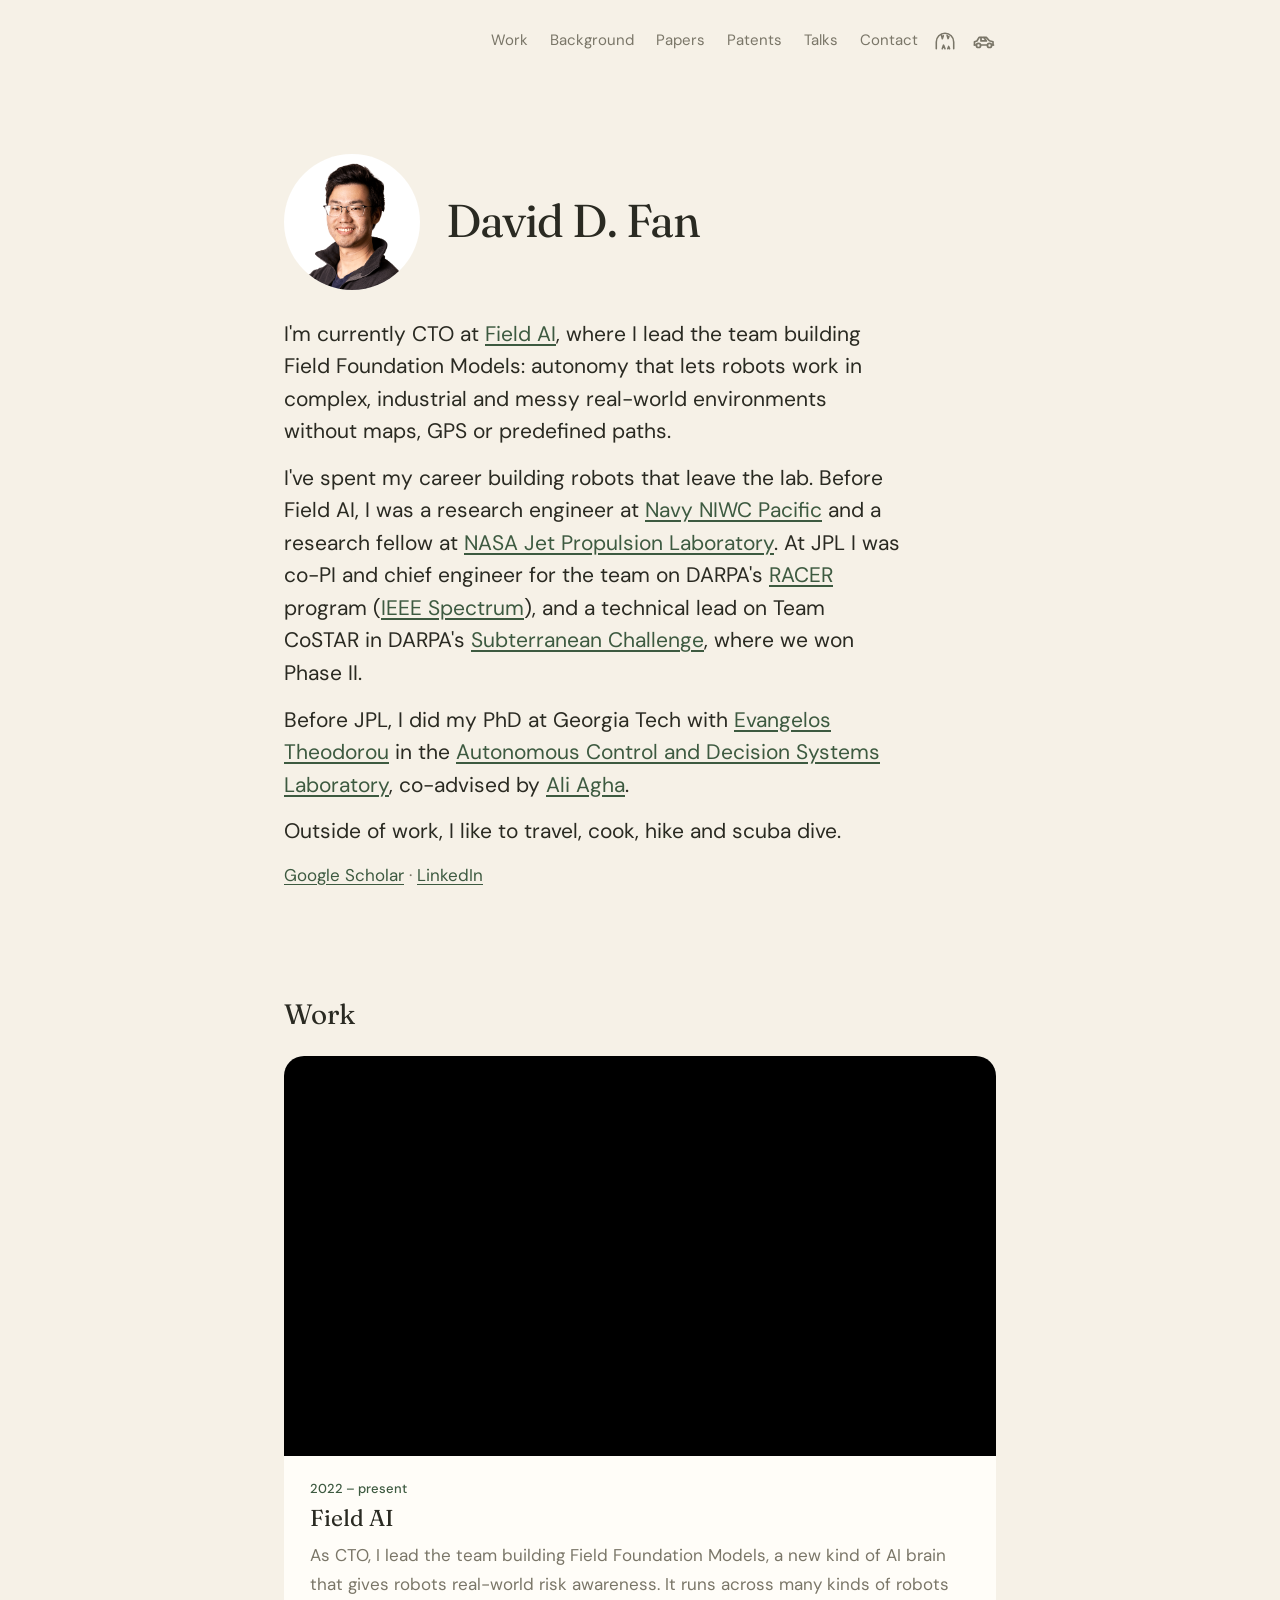
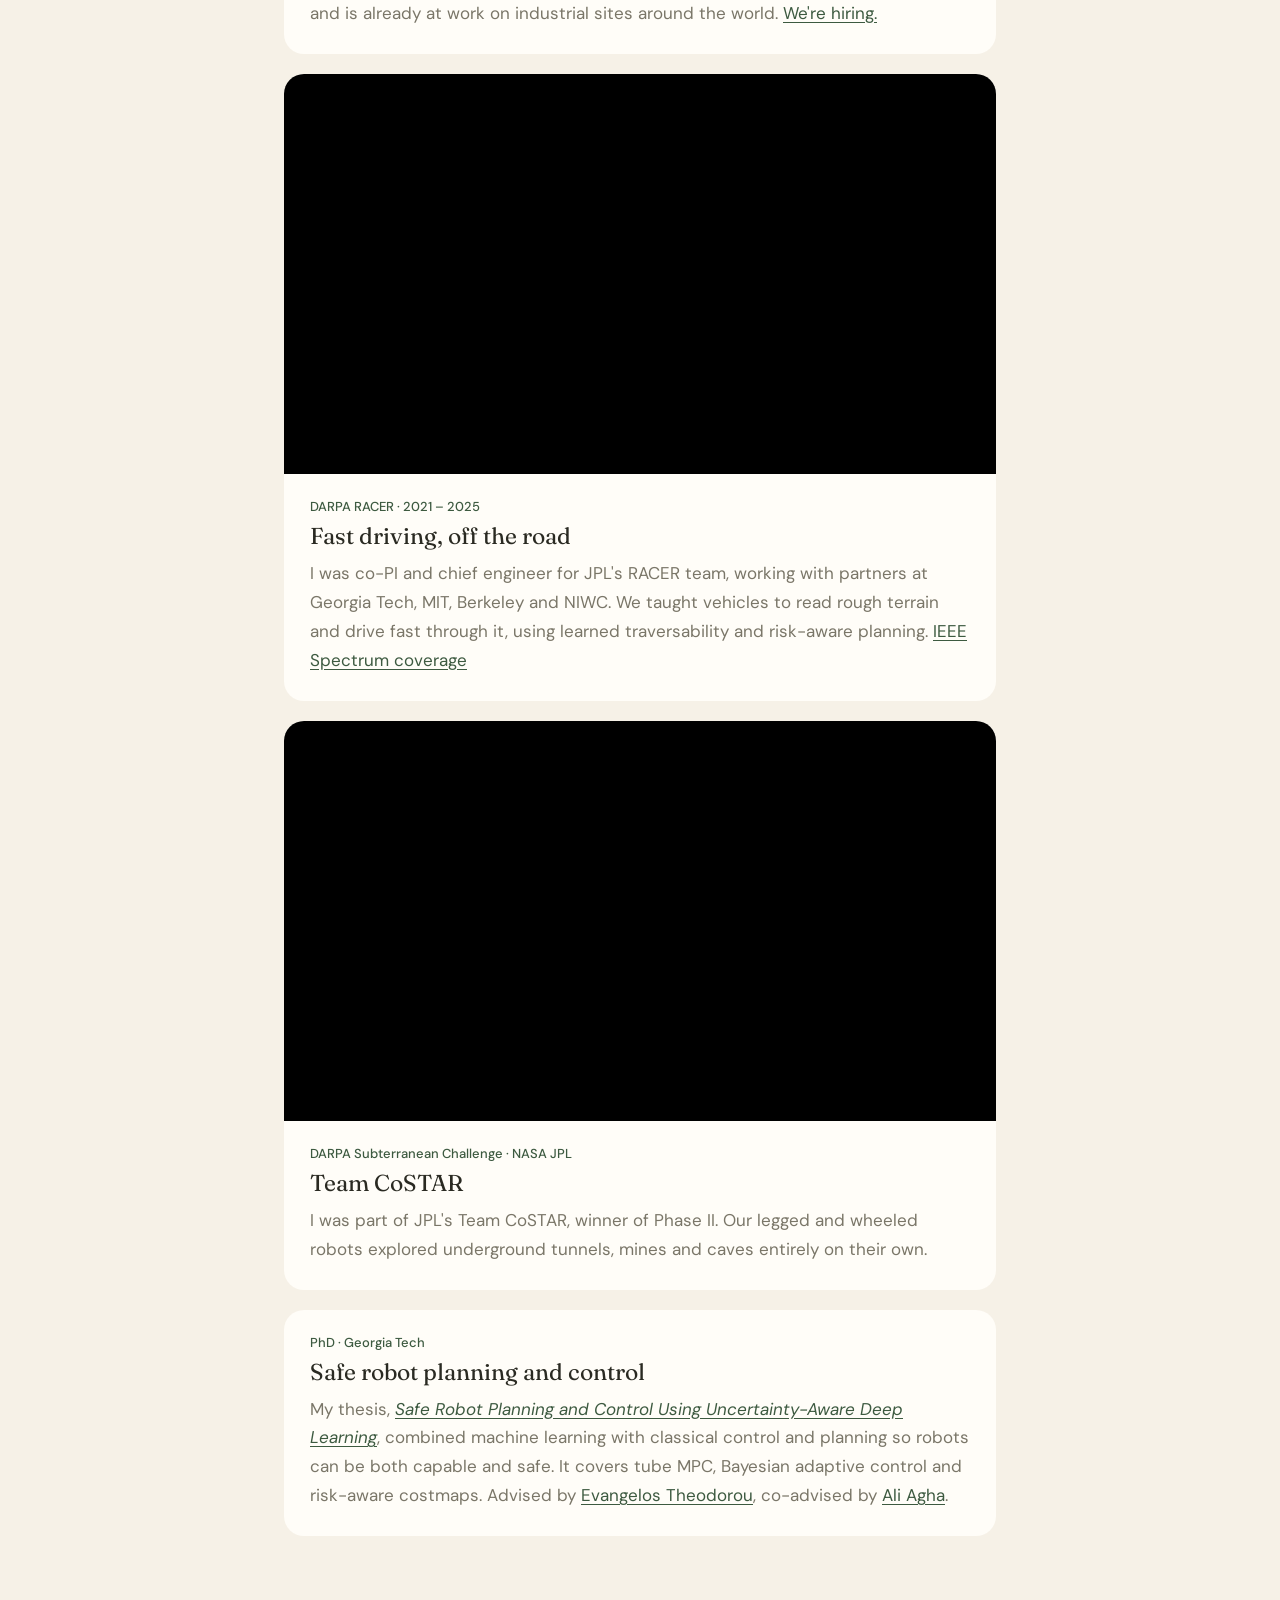
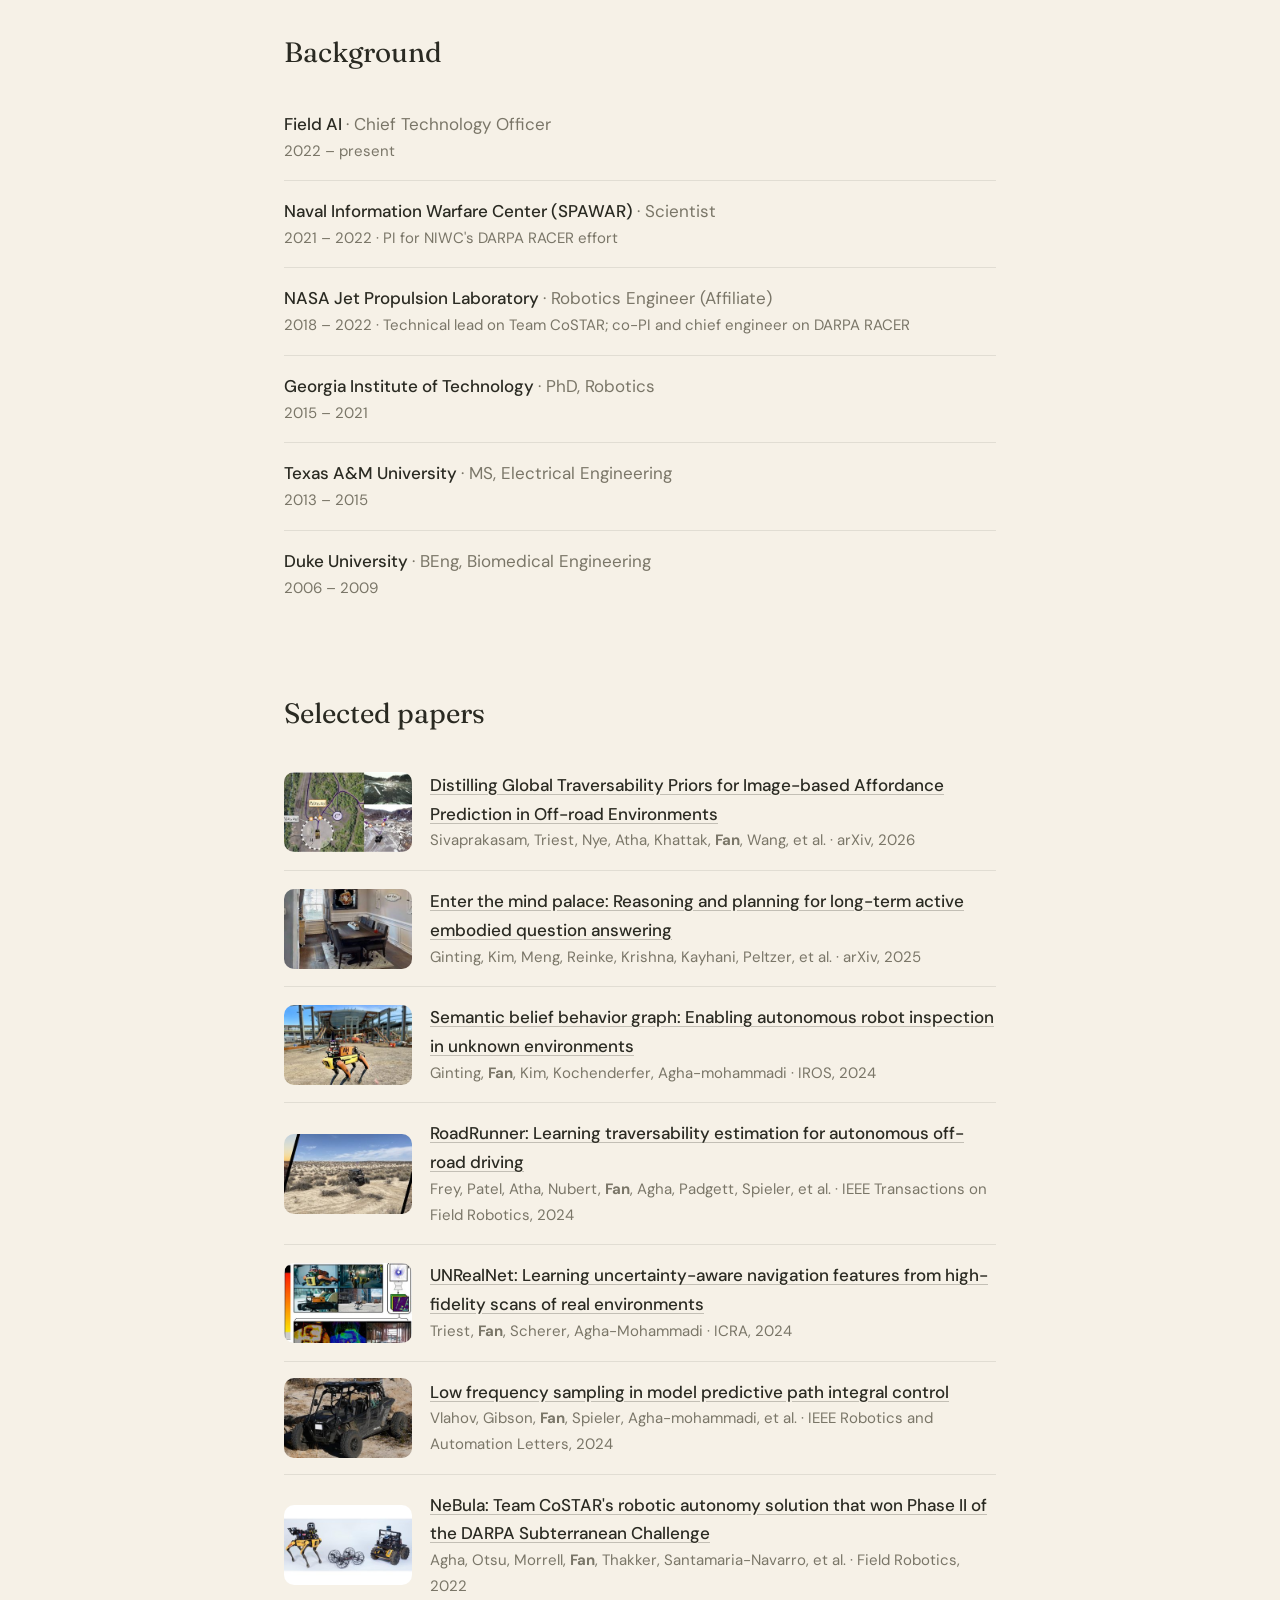
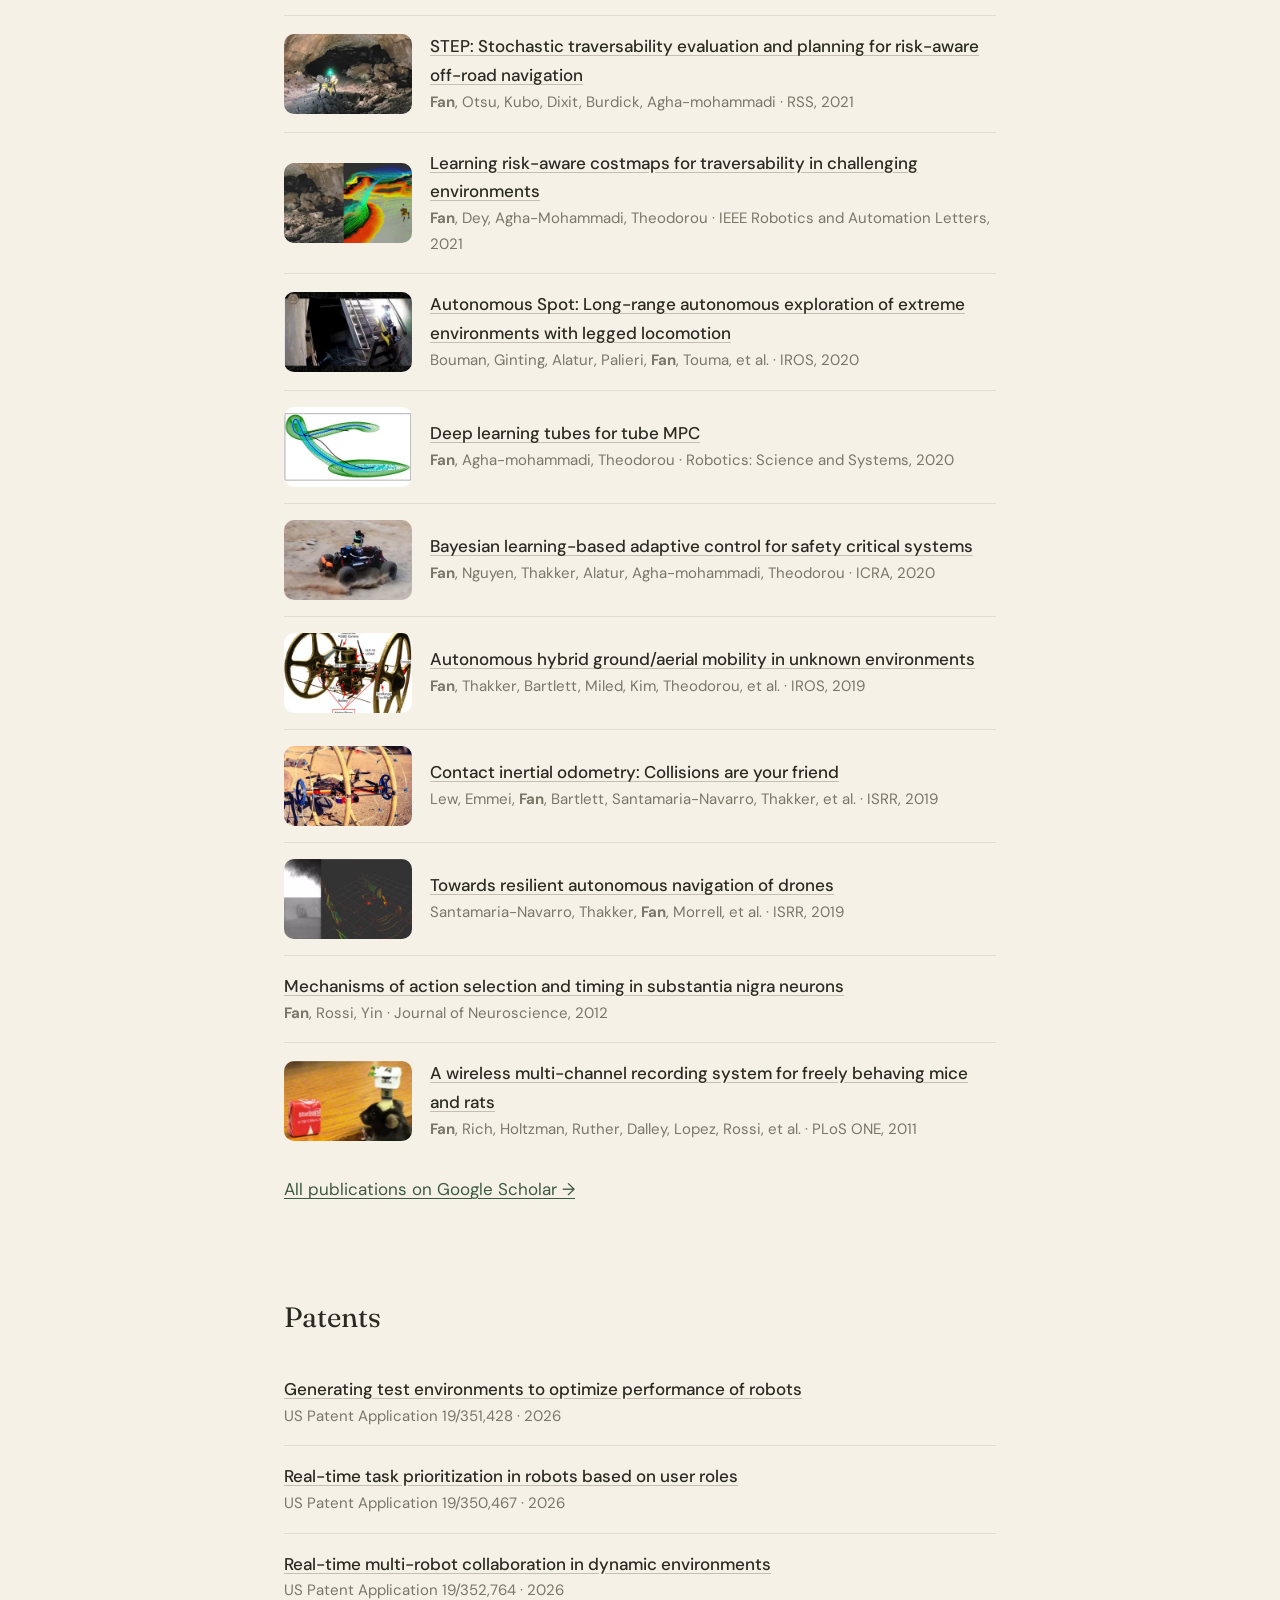
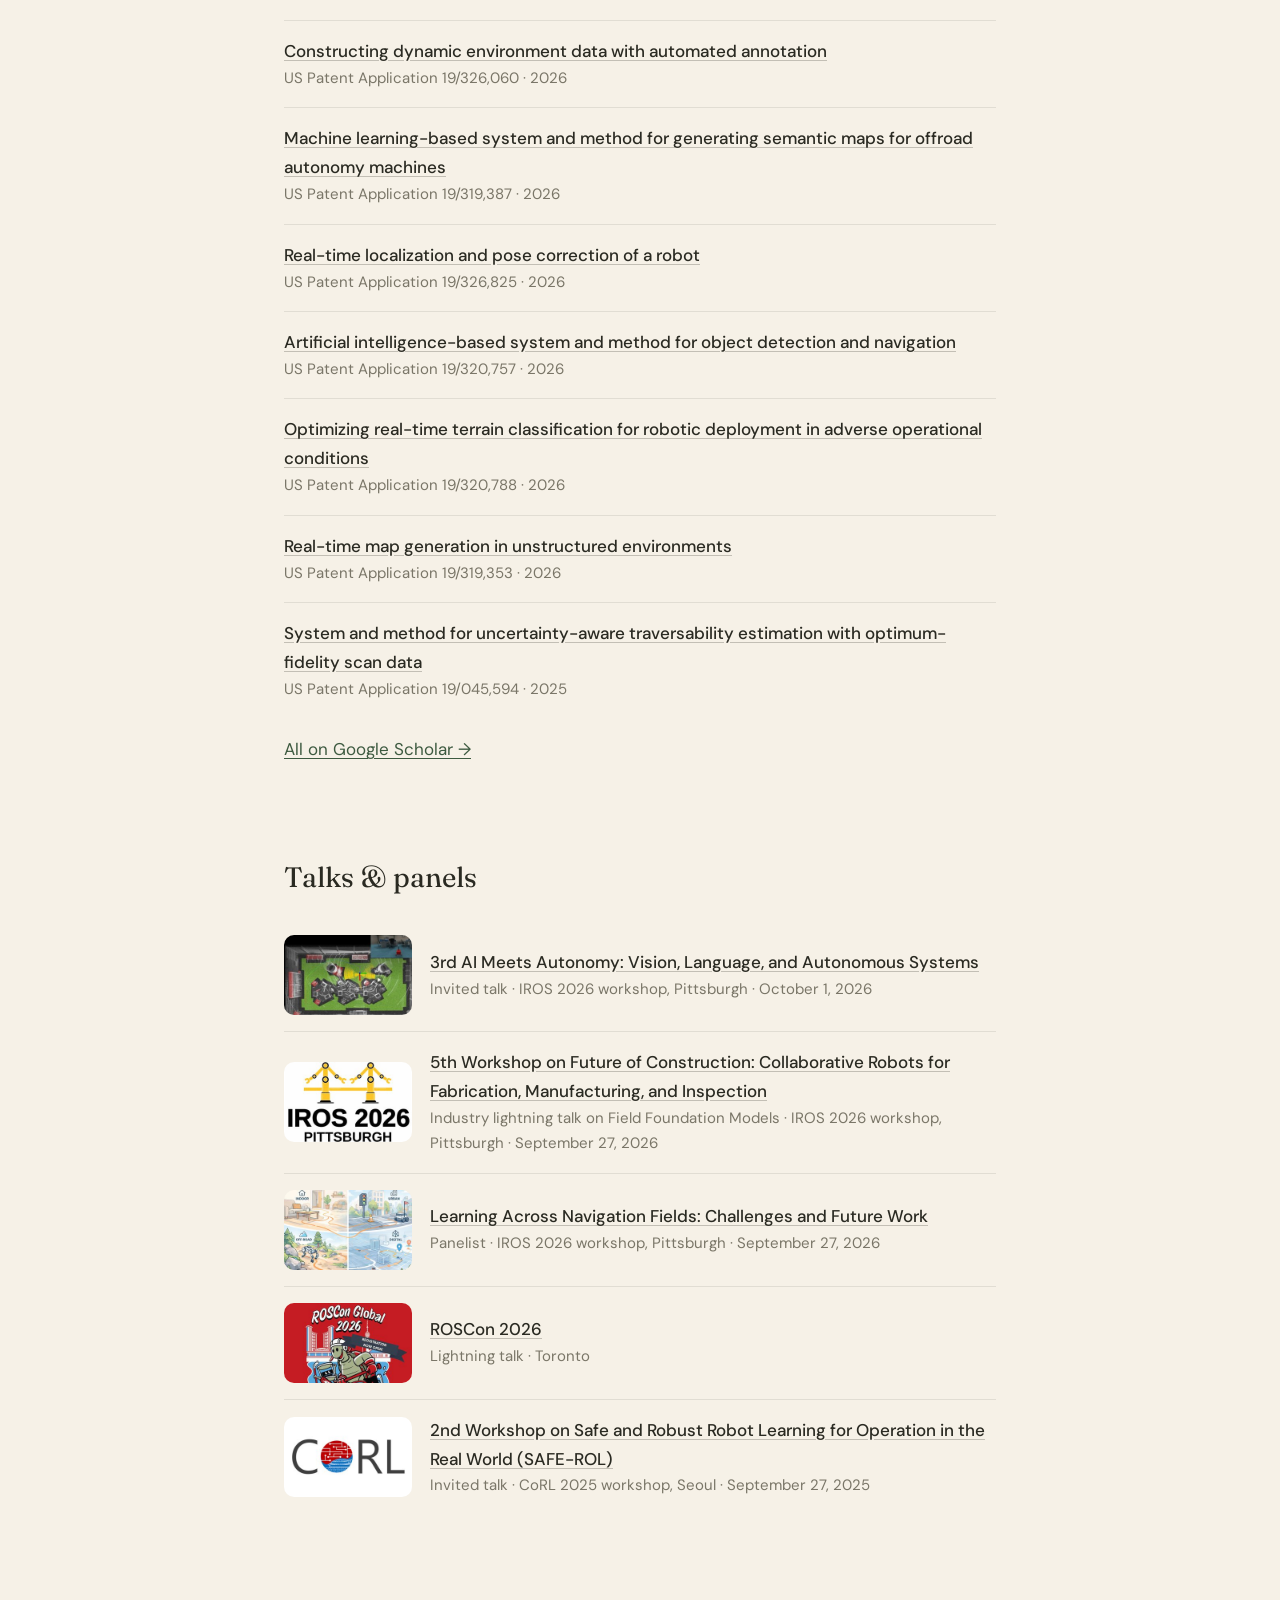
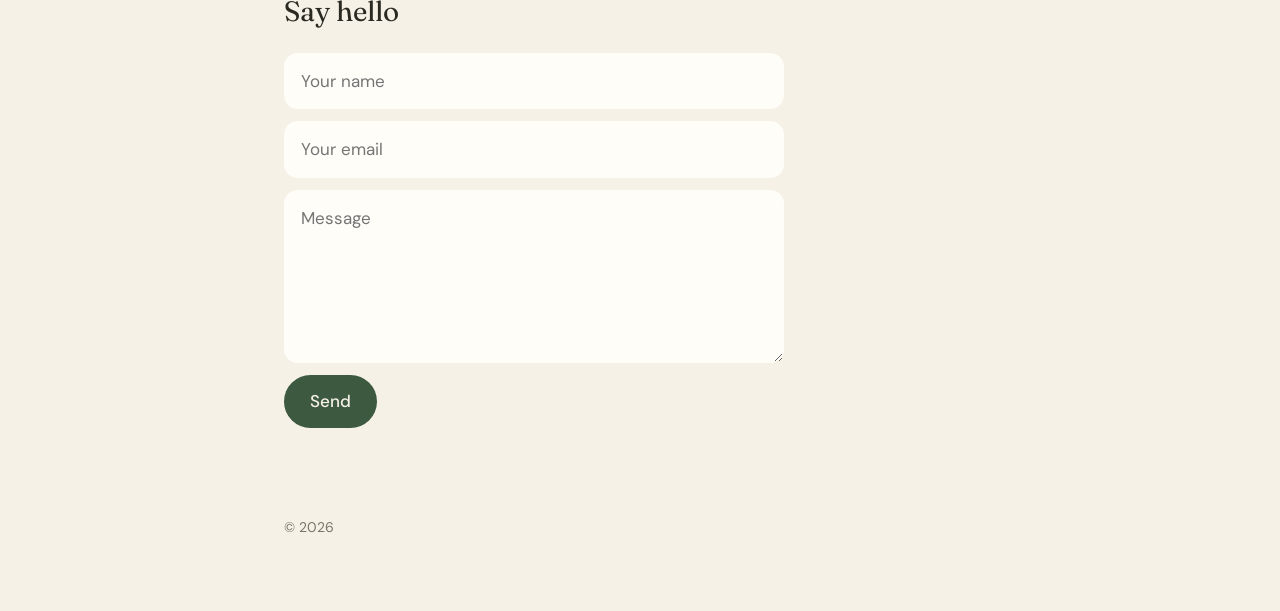
<file: index.html>
<!doctype html>
<html lang="en">
<head>
<meta charset="utf-8">
<meta name="viewport" content="width=device-width,initial-scale=1">
<title>David D. Fan</title>
<meta name="description" content="David D. Fan is CTO of Field AI. He builds autonomous robots for the field and previously led work on DARPA SubT and RACER at NASA JPL and NIWC.">
<link rel="canonical" href="https://daviddfan.com/">
<meta property="og:type" content="profile">
<meta property="og:title" content="David D. Fan">
<meta property="og:description" content="CTO of Field AI. Autonomous robots, machine learning and motion planning; DARPA SubT and RACER.">
<meta property="og:url" content="https://daviddfan.com/">
<meta property="og:image" content="https://daviddfan.com/headshot.png">
<meta name="twitter:card" content="summary">
<script type="application/ld+json">{"@context": "https://schema.org", "@type": "Person", "name": "David D. Fan", "url": "https://daviddfan.com/", "image": "https://daviddfan.com/headshot.png", "jobTitle": "Chief Technology Officer", "description": "CTO of Field AI. Builds autonomous robots for the field; previously led work on DARPA SubT and RACER at NASA JPL and NIWC.", "worksFor": {"@type": "Organization", "name": "Field AI", "url": "https://www.fieldai.com"}, "alumniOf": [{"@type": "CollegeOrUniversity", "name": "Georgia Institute of Technology"}, {"@type": "CollegeOrUniversity", "name": "Texas A&M University"}, {"@type": "CollegeOrUniversity", "name": "Duke University"}], "knowsAbout": ["Robotics", "Field robotics", "Machine learning", "Reinforcement learning", "Motion planning", "Autonomous navigation"], "sameAs": ["https://scholar.google.com/citations?user=vbhA9hwAAAAJ", "https://www.linkedin.com/in/david-d-fan-8157a797/"]}</script>
<link rel="preconnect" href="https://fonts.googleapis.com">
<link rel="preconnect" href="https://fonts.gstatic.com" crossorigin>
<link href="https://fonts.googleapis.com/css2?family=DM+Sans:ital,opsz,wght@0,9..40,400;0,9..40,500;0,9..40,600&family=Fraunces:opsz,wght@9..144,400;9..144,500&display=swap" rel="stylesheet">
<style>
:root{--bg:#f6f1e7;--text:#2a2a22;--mute:#7a7668;--accent:#3d5a40;--card:#fffdf8}
@media(prefers-color-scheme:dark){:root{--bg:#1a1b16;--text:#ebe8dc;--mute:#a09c8c;--accent:#a3c9a6;--card:#22241d}}
*{box-sizing:border-box}
body{margin:0;background:var(--bg);color:var(--text);font:17px/1.7 "DM Sans",system-ui,sans-serif;-webkit-font-smoothing:antialiased}
.wrap{max-width:760px;margin:0 auto;padding:0 24px}
a{color:var(--accent);text-underline-offset:3px}
header{padding:28px 0;display:flex;justify-content:flex-end;align-items:center;font-size:15px}
header nav a{margin-left:22px;color:var(--mute);text-decoration:none}header nav a:hover{color:var(--text)}
.hero{padding:72px 0 56px}
h1{font:400 clamp(32px,5vw,46px)/1.05 Fraunces,Georgia,serif;letter-spacing:-.02em;margin:0 0 20px}
.hero-top{display:flex;align-items:center;gap:26px;margin:0 0 28px}
.hero-top h1{margin:0}
@media(max-width:520px){.headshot{width:104px;height:104px}.hero-top{gap:18px}}
.hero p{font-size:21px;line-height:1.55;max-width:620px;margin:0 0 14px}
.headshot{width:136px;height:136px;flex:none;border-radius:50%;object-fit:cover;object-position:50% 20%;background:#fff;display:block;margin:0}
.hero .sub{color:var(--mute);font-size:17px}
section{padding:40px 0}
h2{font:400 28px/1.2 Fraunces,Georgia,serif;margin:0 0 24px}
.card{background:var(--card);border-radius:20px;overflow:hidden;margin-bottom:20px}
.card .media{aspect-ratio:16/9;background:#000}
.card .media iframe{width:100%;height:100%;border:0;display:block}
.card .body{padding:22px 26px 26px}
.card .k{font-size:13px;color:var(--accent);font-weight:500;margin-bottom:4px;display:block}
.card h3{font:400 23px/1.25 Fraunces,Georgia,serif;margin:0 0 8px}
.card p{margin:0;color:var(--mute)}
.pub{padding:16px 0;border-bottom:1px solid color-mix(in srgb,var(--text) 10%,transparent)}
.pub:last-of-type{border:0}
.pub .t{font-weight:500}.pub .m{color:var(--mute);font-size:15px}
.grp{font:500 14px/1.2 "DM Sans",system-ui,sans-serif;color:var(--mute);margin:8px 0 2px}
.grp:not(:first-of-type){margin-top:36px}
.has-thumb{display:grid;grid-template-columns:128px 1fr;gap:18px;align-items:center}
.thumb{width:128px;height:80px;object-fit:cover;border-radius:10px;display:block;background:color-mix(in srgb,var(--text) 8%,transparent)}
@media(max-width:520px){.has-thumb{grid-template-columns:88px 1fr;gap:14px}.thumb{width:88px;height:55px;border-radius:8px}}
.pub .t a{color:var(--text);text-decoration-color:color-mix(in srgb,var(--text) 25%,transparent)}
.pub .t a:hover{color:var(--accent);text-decoration-color:var(--accent)}
header nav{display:flex;align-items:center;flex-wrap:wrap;justify-content:flex-end}
header nav a.egg{display:inline-flex;margin-left:16px;color:var(--mute);transform-origin:50% 85%;animation:jiggle 5.5s ease-in-out infinite}
header nav a.egg+a.egg{animation-delay:.7s}
header nav a.egg:hover{color:var(--accent);animation:jiggle-fast .45s ease-in-out infinite}
@keyframes jiggle{0%,78%,100%{transform:rotate(0)}82%{transform:rotate(-14deg)}86%{transform:rotate(12deg)}90%{transform:rotate(-8deg)}94%{transform:rotate(5deg)}}
@keyframes jiggle-fast{0%,100%{transform:rotate(-11deg)}50%{transform:rotate(11deg)}}
@media(prefers-reduced-motion:reduce){header nav a.egg{animation:none}}
.soon{color:var(--mute)}
form{display:grid;gap:12px;max-width:500px}
input,textarea{font:inherit;color:var(--text);background:var(--card);border:1px solid transparent;border-radius:14px;padding:13px 16px;width:100%}
input:focus,textarea:focus{outline:0;border-color:var(--accent)}
button{justify-self:start;font:inherit;font-weight:500;background:var(--accent);color:var(--bg);border:0;border-radius:99px;padding:12px 26px;cursor:pointer}
.hp{position:absolute;left:-9999px}#cf-msg{font-size:14px;color:var(--mute)}
footer{padding:48px 0 72px;color:var(--mute);font-size:14px}
</style>
</head>
<body>
<div class="wrap">
<header><nav><a href="#work">Work</a><a href="#background">Background</a><a href="#papers">Papers</a><a href="#patents">Patents</a><a href="#talks">Talks</a><a href="#contact">Contact</a><a class="egg" href="play/cave.html" title="Mine Explorer (a little game)" aria-label="Mine Explorer game"><svg viewBox="0 0 24 24" width="22" height="22" fill="none" stroke="currentColor" stroke-width="1.7" stroke-linecap="round" stroke-linejoin="round" aria-hidden="true"><path d="M2.5 20.5V13a9.5 9.5 0 0 1 19 0v7.5"/><path d="M8 5.2l1.1 4.3 1.1-3.2M14.3 5.8l1 3.6 1-2.4"/><path d="M9 20.5l1.4-4 1.6 4M15 20.5l1-2.6 1 2.6"/></svg></a><a class="egg" href="play/racer.html" title="Off-road Racer (a little game)" aria-label="Off-road Racer game"><svg viewBox="0 0 24 24" width="24" height="24" fill="none" stroke="currentColor" stroke-width="1.7" stroke-linecap="round" stroke-linejoin="round" aria-hidden="true"><path d="M2.5 16v-3.2l2.4-.8 2.2-3.6h7.2l3.1 3.4 3.6.9V16"/><path d="M2.5 16h1.9M8.6 16h6.8M19.6 16h1.9"/><circle cx="6.5" cy="16.4" r="2.1"/><circle cx="17.5" cy="16.4" r="2.1"/><path d="M9 8.6v3.3h5.4l-2.5-3.3"/></svg></a></nav></header>

<div class="hero">
<div class="hero-top"><img class="headshot" src="headshot.png" alt="David D. Fan" width="136" height="136"><h1>David D. Fan</h1></div>
<p>I'm currently CTO at <a href="https://www.fieldai.com">Field AI</a>, where I lead the team building Field Foundation Models: autonomy that lets robots work in complex, industrial and messy real-world environments without maps, GPS or predefined paths.</p>
<p>I've spent my career building robots that leave the lab. Before Field AI, I was a research engineer at <a href="https://www.niwcpacific.navy.mil">Navy NIWC Pacific</a> and a research fellow at <a href="https://www.jpl.nasa.gov">NASA Jet Propulsion Laboratory</a>. At JPL I was co-PI and chief engineer for the team on DARPA's <a href="https://www.darpa.mil/program/robotic-autonomy-in-complex-environments-with-resiliency">RACER</a> program (<a href="https://spectrum.ieee.org/darpa-robot-racer">IEEE Spectrum</a>), and a technical lead on Team CoSTAR in DARPA's <a href="https://www.darpa.mil/program/darpa-subterranean-challenge">Subterranean Challenge</a>, where we won Phase II.</p>
<p>Before JPL, I did my PhD at Georgia Tech with <a href="https://scholar.google.com/citations?user=dG9MV7oAAAAJ">Evangelos Theodorou</a> in the <a href="https://sites.gatech.edu/acds/">Autonomous Control and Decision Systems Laboratory</a>, co-advised by <a href="https://scholar.google.com/citations?user=36qnUD4AAAAJ">Ali Agha</a>.</p>
<p>Outside of work, I like to travel, cook, hike and scuba dive.</p>
<p class="sub"><a href="https://scholar.google.com/citations?user=vbhA9hwAAAAJ">Google Scholar</a> · <a href="https://www.linkedin.com/in/david-d-fan-8157a797/">LinkedIn</a></p>
</div>

<section id="work"><h2>Work</h2>
<div class="card"><div class="media"><iframe src="https://www.youtube-nocookie.com/embed/_vDo5YnYs_w" title="Introducing Field Foundation Models" loading="lazy" allow="accelerometer; encrypted-media; gyroscope; picture-in-picture; fullscreen" allowfullscreen referrerpolicy="strict-origin-when-cross-origin"></iframe></div><div class="body"><span class="k">2022 – present</span><h3>Field AI</h3><p>As CTO, I lead the team building Field Foundation Models, a new kind of AI brain that gives robots real-world risk awareness. It runs across many kinds of robots and is already at work on industrial sites around the world. <a href="https://www.fieldai.com/careers">We're hiring.</a></p></div></div>
<div class="card"><div class="media"><iframe src="https://www.youtube-nocookie.com/embed/j7bwTUSq9dg" title="FieldAI Highlights from DARPA RACER Program" loading="lazy" allow="accelerometer; encrypted-media; gyroscope; picture-in-picture; fullscreen" allowfullscreen referrerpolicy="strict-origin-when-cross-origin"></iframe></div><div class="body"><span class="k">DARPA RACER · 2021 – 2025</span><h3>Fast driving, off the road</h3><p>I was co-PI and chief engineer for JPL's RACER team, working with partners at Georgia Tech, MIT, Berkeley and NIWC. We taught vehicles to read rough terrain and drive fast through it, using learned traversability and risk-aware planning. <a href="https://spectrum.ieee.org/darpa-robot-racer">IEEE Spectrum coverage</a></p></div></div>
<div class="card"><div class="media"><iframe src="https://www.youtube-nocookie.com/embed/s_1roVVAXNU" title="JPL's Team CoSTAR at the DARPA Subterranean Challenge" loading="lazy" allow="accelerometer; encrypted-media; gyroscope; picture-in-picture; fullscreen" allowfullscreen referrerpolicy="strict-origin-when-cross-origin"></iframe></div><div class="body"><span class="k">DARPA Subterranean Challenge · NASA JPL</span><h3>Team CoSTAR</h3><p>I was part of JPL's Team CoSTAR, winner of Phase II. Our legged and wheeled robots explored underground tunnels, mines and caves entirely on their own.</p></div></div>
<div class="card"><div class="body"><span class="k">PhD · Georgia Tech</span><h3>Safe robot planning and control</h3><p>My thesis, <a href="https://repository.gatech.edu/entities/publication/a9254ed6-52ed-41ac-92f2-33fd82335b7a"><em>Safe Robot Planning and Control Using Uncertainty-Aware Deep Learning</em></a>, combined machine learning with classical control and planning so robots can be both capable and safe. It covers tube MPC, Bayesian adaptive control and risk-aware costmaps. Advised by <a href="https://scholar.google.com/citations?user=dG9MV7oAAAAJ">Evangelos Theodorou</a>, co-advised by <a href="https://scholar.google.com/citations?user=36qnUD4AAAAJ">Ali Agha</a>.</p></div></div>
</section>

<section id="background"><h2>Background</h2>
<div class="pub"><div class="t">Field AI <span style="color:var(--mute);font-weight:400">· Chief Technology Officer</span></div><div class="m">2022 – present</div></div>
<div class="pub"><div class="t">Naval Information Warfare Center (SPAWAR) <span style="color:var(--mute);font-weight:400">· Scientist</span></div><div class="m">2021 – 2022 · PI for NIWC's DARPA RACER effort</div></div>
<div class="pub"><div class="t">NASA Jet Propulsion Laboratory <span style="color:var(--mute);font-weight:400">· Robotics Engineer (Affiliate)</span></div><div class="m">2018 – 2022 · Technical lead on Team CoSTAR; co-PI and chief engineer on DARPA RACER</div></div>
<div class="pub"><div class="t">Georgia Institute of Technology <span style="color:var(--mute);font-weight:400">· PhD, Robotics</span></div><div class="m">2015 – 2021</div></div>
<div class="pub"><div class="t">Texas A&amp;M University <span style="color:var(--mute);font-weight:400">· MS, Electrical Engineering</span></div><div class="m">2013 – 2015</div></div>
<div class="pub"><div class="t">Duke University <span style="color:var(--mute);font-weight:400">· BEng, Biomedical Engineering</span></div><div class="m">2006 – 2009</div></div>
</section>

<section id="papers"><h2>Selected papers</h2>
<div class="pub has-thumb"><img class="thumb" src="img/distilling.jpg" alt="" loading="lazy" width="320" height="200"><div><div class="t"><a href="https://arxiv.org/abs/2607.17984">Distilling Global Traversability Priors for Image-based Affordance Prediction in Off-road Environments</a></div><div class="m">Sivaprakasam, Triest, Nye, Atha, Khattak, <b>Fan</b>, Wang, et al. · arXiv, 2026</div></div></div>
<div class="pub has-thumb"><img class="thumb" src="img/mindpalace.jpg" alt="" loading="lazy" width="320" height="200"><div><div class="t"><a href="https://arxiv.org/abs/2507.12846">Enter the mind palace: Reasoning and planning for long-term active embodied question answering</a></div><div class="m">Ginting, Kim, Meng, Reinke, Krishna, Kayhani, Peltzer, et al. · arXiv, 2025</div></div></div>
<div class="pub has-thumb"><img class="thumb" src="img/sbbg.jpg" alt="" loading="lazy" width="320" height="200"><div><div class="t"><a href="https://arxiv.org/abs/2401.17191">Semantic belief behavior graph: Enabling autonomous robot inspection in unknown environments</a></div><div class="m">Ginting, <b>Fan</b>, Kim, Kochenderfer, Agha-mohammadi · IROS, 2024</div></div></div>
<div class="pub has-thumb"><img class="thumb" src="img/roadrunner.jpg" alt="" loading="lazy" width="320" height="200"><div><div class="t"><a href="https://arxiv.org/abs/2402.19341">RoadRunner: Learning traversability estimation for autonomous off-road driving</a></div><div class="m">Frey, Patel, Atha, Nubert, <b>Fan</b>, Agha, Padgett, Spieler, et al. · IEEE Transactions on Field Robotics, 2024</div></div></div>
<div class="pub has-thumb"><img class="thumb" src="img/unrealnet.jpg" alt="" loading="lazy" width="320" height="200"><div><div class="t"><a href="https://arxiv.org/abs/2407.08720">UNRealNet: Learning uncertainty-aware navigation features from high-fidelity scans of real environments</a></div><div class="m">Triest, <b>Fan</b>, Scherer, Agha-Mohammadi · ICRA, 2024</div></div></div>
<div class="pub has-thumb"><img class="thumb" src="img/mppi.jpg" alt="" loading="lazy" width="320" height="200"><div><div class="t"><a href="https://arxiv.org/abs/2404.03094">Low frequency sampling in model predictive path integral control</a></div><div class="m">Vlahov, Gibson, <b>Fan</b>, Spieler, Agha-mohammadi, et al. · IEEE Robotics and Automation Letters, 2024</div></div></div>
<div class="pub has-thumb"><img class="thumb" src="img/nebula.jpg" alt="" loading="lazy" width="320" height="200"><div><div class="t"><a href="https://arxiv.org/abs/2103.11470">NeBula: Team CoSTAR's robotic autonomy solution that won Phase II of the DARPA Subterranean Challenge</a></div><div class="m">Agha, Otsu, Morrell, <b>Fan</b>, Thakker, Santamaria-Navarro, et al. · Field Robotics, 2022</div></div></div>
<div class="pub has-thumb"><img class="thumb" src="img/step.jpg" alt="" loading="lazy" width="320" height="200"><div><div class="t"><a href="https://arxiv.org/abs/2103.02828">STEP: Stochastic traversability evaluation and planning for risk-aware off-road navigation</a></div><div class="m"><b>Fan</b>, Otsu, Kubo, Dixit, Burdick, Agha-mohammadi · RSS, 2021</div></div></div>
<div class="pub has-thumb"><img class="thumb" src="img/costmaps.jpg" alt="" loading="lazy" width="320" height="200"><div><div class="t"><a href="https://arxiv.org/abs/2107.11722">Learning risk-aware costmaps for traversability in challenging environments</a></div><div class="m"><b>Fan</b>, Dey, Agha-Mohammadi, Theodorou · IEEE Robotics and Automation Letters, 2021</div></div></div>
<div class="pub has-thumb"><img class="thumb" src="img/spot.jpg" alt="" loading="lazy" width="320" height="200"><div><div class="t"><a href="https://arxiv.org/abs/2010.09259">Autonomous Spot: Long-range autonomous exploration of extreme environments with legged locomotion</a></div><div class="m">Bouman, Ginting, Alatur, Palieri, <b>Fan</b>, Touma, et al. · IROS, 2020</div></div></div>
<div class="pub has-thumb"><img class="thumb" src="img/tubempc.jpg" alt="" loading="lazy" width="320" height="200"><div><div class="t"><a href="https://arxiv.org/abs/2002.01587">Deep learning tubes for tube MPC</a></div><div class="m"><b>Fan</b>, Agha-mohammadi, Theodorou · Robotics: Science and Systems, 2020</div></div></div>
<div class="pub has-thumb"><img class="thumb" src="img/bayesian.jpg" alt="" loading="lazy" width="320" height="200"><div><div class="t"><a href="https://arxiv.org/abs/1910.02325">Bayesian learning-based adaptive control for safety critical systems</a></div><div class="m"><b>Fan</b>, Nguyen, Thakker, Alatur, Agha-mohammadi, Theodorou · ICRA, 2020</div></div></div>
<div class="pub has-thumb"><img class="thumb" src="img/hybrid.jpg" alt="" loading="lazy" width="320" height="200"><div><div class="t"><a href="https://arxiv.org/abs/2009.05631">Autonomous hybrid ground/aerial mobility in unknown environments</a></div><div class="m"><b>Fan</b>, Thakker, Bartlett, Miled, Kim, Theodorou, et al. · IROS, 2019</div></div></div>
<div class="pub has-thumb"><img class="thumb" src="img/contact.jpg" alt="" loading="lazy" width="320" height="200"><div><div class="t"><a href="https://arxiv.org/abs/1909.00079">Contact inertial odometry: Collisions are your friend</a></div><div class="m">Lew, Emmei, <b>Fan</b>, Bartlett, Santamaria-Navarro, Thakker, et al. · ISRR, 2019</div></div></div>
<div class="pub has-thumb"><img class="thumb" src="img/drones.jpg" alt="" loading="lazy" width="320" height="200"><div><div class="t"><a href="https://arxiv.org/abs/2008.09679">Towards resilient autonomous navigation of drones</a></div><div class="m">Santamaria-Navarro, Thakker, <b>Fan</b>, Morrell, et al. · ISRR, 2019</div></div></div>
<div class="pub"><div class="t"><a href="https://www.jneurosci.org/content/32/16/5534.short">Mechanisms of action selection and timing in substantia nigra neurons</a></div><div class="m"><b>Fan</b>, Rossi, Yin · Journal of Neuroscience, 2012</div></div>
<div class="pub has-thumb"><img class="thumb" src="img/wireless.jpg" alt="" loading="lazy" width="320" height="200"><div><div class="t"><a href="https://journals.plos.org/plosone/article?id=10.1371/journal.pone.0022033">A wireless multi-channel recording system for freely behaving mice and rats</a></div><div class="m"><b>Fan</b>, Rich, Holtzman, Ruther, Dalley, Lopez, Rossi, et al. · PLoS ONE, 2011</div></div></div>
<p><a href="https://scholar.google.com/citations?user=vbhA9hwAAAAJ&sortby=pubdate">All publications on Google Scholar →</a></p>
</section>

<section id="patents"><h2>Patents</h2>
<div class="pub"><div class="t"><a href="https://patents.google.com/patent/US20260097506A1/en">Generating test environments to optimize performance of robots</a></div><div class="m">US Patent Application 19/351,428 · 2026</div></div>
<div class="pub"><div class="t"><a href="https://patents.google.com/patent/US20260097496A1/en">Real-time task prioritization in robots based on user roles</a></div><div class="m">US Patent Application 19/350,467 · 2026</div></div>
<div class="pub"><div class="t"><a href="https://patents.google.com/patent/US20260099148A1/en">Real-time multi-robot collaboration in dynamic environments</a></div><div class="m">US Patent Application 19/352,764 · 2026</div></div>
<div class="pub"><div class="t"><a href="https://patents.google.com/patent/US20260073719A1/en">Constructing dynamic environment data with automated annotation</a></div><div class="m">US Patent Application 19/326,060 · 2026</div></div>
<div class="pub"><div class="t"><a href="https://patents.google.com/patent/US20260072435A1/en">Machine learning-based system and method for generating semantic maps for offroad autonomy machines</a></div><div class="m">US Patent Application 19/319,387 · 2026</div></div>
<div class="pub"><div class="t"><a href="https://patents.google.com/patent/US20260070218A1/en">Real-time localization and pose correction of a robot</a></div><div class="m">US Patent Application 19/326,825 · 2026</div></div>
<div class="pub"><div class="t"><a href="https://patents.google.com/patent/US20260064122A1/en">Artificial intelligence-based system and method for object detection and navigation</a></div><div class="m">US Patent Application 19/320,757 · 2026</div></div>
<div class="pub"><div class="t"><a href="https://patents.google.com/patent/US20260064126A1/en">Optimizing real-time terrain classification for robotic deployment in adverse operational conditions</a></div><div class="m">US Patent Application 19/320,788 · 2026</div></div>
<div class="pub"><div class="t"><a href="https://patents.google.com/patent/US20260063444A1/en">Real-time map generation in unstructured environments</a></div><div class="m">US Patent Application 19/319,353 · 2026</div></div>
<div class="pub"><div class="t"><a href="https://patents.google.com/patent/US20250252306A1/en">System and method for uncertainty-aware traversability estimation with optimum-fidelity scan data</a></div><div class="m">US Patent Application 19/045,594 · 2025</div></div>
<p><a href="https://scholar.google.com/citations?user=vbhA9hwAAAAJ&sortby=pubdate">All on Google Scholar →</a></p>
</section>

<section id="talks"><h2>Talks &amp; panels</h2>
<div class="pub has-thumb"><img class="thumb" src="img/ev-aima.jpg" alt="" loading="lazy" width="320" height="200"><div><div class="t"><a href="https://www.ai-meets-autonomy.com/">3rd AI Meets Autonomy: Vision, Language, and Autonomous Systems</a></div><div class="m">Invited talk · IROS 2026 workshop, Pittsburgh · October 1, 2026</div></div></div>
<div class="pub has-thumb"><img class="thumb" src="img/ev-iros.jpg" alt="" loading="lazy" width="320" height="200"><div><div class="t"><a href="https://construction-robots.github.io/">5th Workshop on Future of Construction: Collaborative Robots for Fabrication, Manufacturing, and Inspection</a></div><div class="m">Industry lightning talk on Field Foundation Models · IROS 2026 workshop, Pittsburgh · September 27, 2026</div></div></div>
<div class="pub has-thumb"><img class="thumb" src="img/ev-bridging.jpg" alt="" loading="lazy" width="320" height="200"><div><div class="t"><a href="https://bridging-navigation.github.io/website/">Learning Across Navigation Fields: Challenges and Future Work</a></div><div class="m">Panelist · IROS 2026 workshop, Pittsburgh · September 27, 2026</div></div></div>
<div class="pub has-thumb"><img class="thumb" src="img/ev-roscon.jpg" alt="" loading="lazy" width="320" height="200"><div><div class="t"><a href="https://roscon.ros.org/2026/">ROSCon 2026</a></div><div class="m">Lightning talk · Toronto</div></div></div>
<div class="pub has-thumb"><img class="thumb" src="img/ev-corl.jpg" alt="" loading="lazy" width="320" height="200"><div><div class="t"><a href="https://sites.google.com/view/corl-2025-safe-rol-workshop">2nd Workshop on Safe and Robust Robot Learning for Operation in the Real World (SAFE-ROL)</a></div><div class="m">Invited talk · CoRL 2025 workshop, Seoul · September 27, 2025</div></div></div>
</section>

<section id="contact"><h2>Say hello</h2>
<form id="cf" action="https://api.web3forms.com/submit" method="POST">
<input type="hidden" name="access_key" value="56263e25-d30d-431f-a925-08bc51d784b4">
<input type="hidden" name="subject" value="New message from daviddfan.com">
<input type="hidden" name="from_name" value="daviddfan.com">
<input type="checkbox" name="botcheck" class="hp" tabindex="-1" autocomplete="off">
<input name="name" placeholder="Your name" required>
<input name="email" type="email" placeholder="Your email" required>
<textarea name="message" rows="5" placeholder="Message" required></textarea>
<div><button type="submit">Send</button> <span id="cf-msg"></span></div>
</form></section>

<footer>© <span id="yr"></span></footer>
</div>
<script>
document.getElementById('yr').textContent=new Date().getFullYear();
document.getElementById('cf').addEventListener('submit',async e=>{e.preventDefault();const f=e.target,m=document.getElementById('cf-msg');m.textContent='Sending…';
try{const r=await fetch(f.action,{method:'POST',headers:{Accept:'application/json'},body:new FormData(f)});const j=await r.json();
if(j.success){m.textContent='Sent. Thank you!';f.reset()}else m.textContent='Something went wrong.'}catch{m.textContent='Network error.'}});
</script>
</body>
</html>
</file>
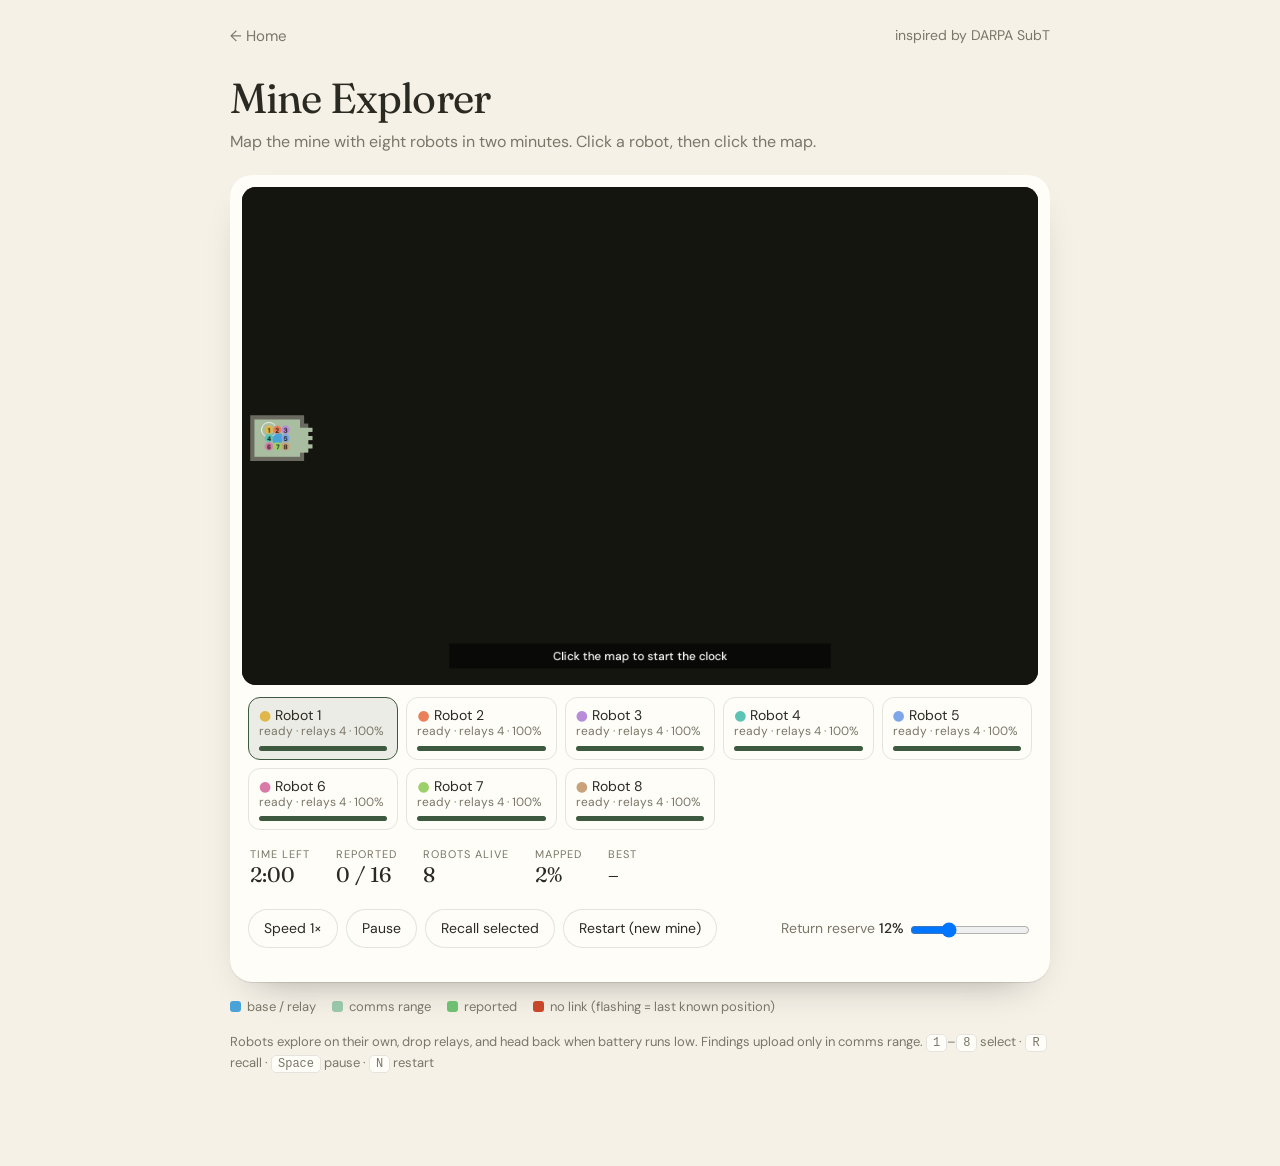
<file: play/cave.html>
<!doctype html>
<html lang="en">
<head>
<meta charset="utf-8">
<meta name="viewport" content="width=device-width,initial-scale=1">
<title>Mine Explorer</title>
<meta name="description" content="A small game: command eight robots to map an unknown mine in two minutes.">
<link rel="canonical" href="https://daviddfan.com/play/cave.html">
<link href="https://fonts.googleapis.com/css2?family=DM+Sans:opsz,wght@9..40,400;9..40,500&family=Fraunces:opsz,wght@9..144,400&display=swap" rel="stylesheet">
<link rel="stylesheet" href="style.css">
</head>
<body>
<div class="wrap">
<div class="top"><a href="../index.html">← Home</a><span class="stat">inspired by DARPA SubT</span></div>
<h1>Mine Explorer</h1>
<p class="lead">Map the mine with eight robots in two minutes. Click a robot, then click the map.</p>
<div class="stage">
<canvas id="c" width="960" height="600"></canvas>
<div class="robots" id="robots"></div>
<div class="chips">
  <div class="chip"><span>Time left</span><b id="s-time">2:00</b></div>
  <div class="chip"><span>Reported</span><b id="s-rep">0 / 10</b></div>
  <div class="chip"><span>Robots alive</span><b id="s-alive">4</b></div>
  <div class="chip"><span>Mapped</span><b id="s-map">0%</b></div>
  <div class="chip"><span>Best</span><b id="s-best">–</b></div>
</div>
<div class="bar" style="padding:2px 6px 8px;align-items:center">
  <button id="spd">Speed 1×</button><button id="pause">Pause</button><button id="recall">Recall selected</button><button id="restart">Restart (new mine)</button>
  <label class="stat" style="margin-left:auto">Return reserve <b id="rtcv">12%</b> <input type="range" id="rtc" min="0" max="40" value="12" style="vertical-align:middle;width:120px"></label>
</div>
</div>
<div class="legend" style="margin-top:14px"><span><i style="background:#4aa3d8"></i>base / relay</span><span><i style="background:rgba(79,170,120,.55)"></i>comms range</span><span><i style="background:#6fbf73"></i>reported</span><span><i style="background:#c8462a"></i>no link (flashing = last known position)</span></div>
<p class="keys">Robots explore on their own, drop relays, and head back when battery runs low. Findings upload only in comms range. <kbd>1</kbd>–<kbd>8</kbd> select · <kbd>R</kbd> recall · <kbd>Space</kbd> pause · <kbd>N</kbd> restart</p>
</div>
<script>
const GW=192,GH=120,CS=5,cv=document.getElementById('c'),x=cv.getContext('2d');
const idx=(i,j)=>j*GW+i,inb=(i,j)=>i>0&&j>0&&i<GW-1&&j<GH-1,$=i=>document.getElementById(i);
const COMMS=15,BATT=640,IDLE_DRAIN=.25,MOVE_DRAIN=1,RELAYS=4,SENSE=6,NART=16,NROB=8,GR=3,TPS=7,TICK=1/TPS,MISSION=120,MAXT=MISSION*TPS;
const RCOL=['#e0b84a','#e9805a','#b78cd8','#5cc4b5','#7fa6e8','#d97aa6','#9bd06a','#c9a27a'],SLOT=[[-2,-2],[0,-2],[2,-2],[-2,0],[2,0],[-2,2],[0,2],[2,2]];
let wall,seen,rooms,base,arts,robots,nodes,comms,sel=0,state,tickAcc=0,ticks=0,speed=1,paused=false,msg='',msgT=0,floorTotal=0,best=0,rtc=12,cards=[],started=false;
try{best=+localStorage.getItem('mineBest')||0}catch(e){}
const rnd=n=>Math.floor(Math.random()*n);
function carveRect(x0,y0,x1,y1){for(let j=y0;j<=y1;j++)for(let i=x0;i<=x1;i++)if(inb(i,j))wall[idx(i,j)]=0}
function corridor(ax,ay,bx,by){ // 3-wide L-shaped tunnel
  const h=(y,xa,xb)=>carveRect(Math.min(xa,xb),y-1,Math.max(xa,xb),y+1),v=(xx,ya,yb)=>carveRect(xx-1,Math.min(ya,yb),xx+1,Math.max(ya,yb));
  if(Math.random()<.5){h(ay,ax,bx);v(bx,ay,by)}else{v(ax,ay,by);h(by,ax,bx)}}
function bfs(srcs,maxd=1e9){const d=new Int32Array(GW*GH).fill(-1),q=[];for(const s of srcs){d[idx(s[0],s[1])]=0;q.push(s)}
  for(let h=0;h<q.length;h++){const[i,j]=q[h],dd=d[idx(i,j)];if(dd>=maxd)continue;for(const[a,b]of[[1,0],[-1,0],[0,1],[0,-1]]){const ni=i+a,nj=j+b;if(!inb(ni,nj)||wall[idx(ni,nj)]||d[idx(ni,nj)]>=0)continue;d[idx(ni,nj)]=dd+1;q.push([ni,nj])}}return d}
function genMine(){
  for(;;){
    wall=new Uint8Array(GW*GH).fill(1);rooms=[];
    const mk=(x,y,w,h)=>({x,y,w,h,cx:x+(w>>1),cy:y+(h>>1)});
    rooms.push(mk(3,GH/2-4,11,9));
    for(let t=0;t<1500&&rooms.length<28;t++){const w=7+rnd(8),h=6+rnd(6),r=mk(2+rnd(GW-w-4),2+rnd(GH-h-4),w,h);
      if(rooms.every(o=>r.x>o.x+o.w+5||r.x+r.w+5<o.x||r.y>o.y+o.h+5||r.y+r.h+5<o.y))rooms.push(r)}
    if(rooms.length<18)continue;
    for(const r of rooms)carveRect(r.x,r.y,r.x+r.w-1,r.y+r.h-1);
    const inT=[0],edges=[];while(inT.length<rooms.length){let b2=null;for(const a of inT)for(let b=0;b<rooms.length;b++){if(inT.includes(b))continue;const d=Math.abs(rooms[a].cx-rooms[b].cx)+Math.abs(rooms[a].cy-rooms[b].cy);if(!b2||d<b2.d)b2={a,b,d}}inT.push(b2.b);edges.push(b2)}
    for(const e of edges)corridor(rooms[e.a].cx,rooms[e.a].cy,rooms[e.b].cx,rooms[e.b].cy);
    for(let k=0;k<7;k++){const a=rnd(rooms.length),b=rnd(rooms.length);if(a!=b)corridor(rooms[a].cx,rooms[a].cy,rooms[b].cx,rooms[b].cy)}
    const stubs=[];for(let k=0;k<18;k++){const r=rooms[1+rnd(rooms.length-1)],dir=[[1,0],[-1,0],[0,1],[0,-1]][rnd(4)],len=9+rnd(12);
      let px=r.cx,py=r.cy;while(!wall[idx(px,py)])px+=dir[0],py+=dir[1];px-=dir[0];py-=dir[1];if(!inb(px,py))continue;
      const ex=px+dir[0]*len,ey=py+dir[1]*len;if(!inb(ex,ey)||!inb(ex+dir[0]*2,ey+dir[1]*2))continue;
      if(dir[0])carveRect(Math.min(px,ex),py-1,Math.max(px,ex),py+1);else carveRect(px-1,Math.min(py,ey),px+1,Math.max(py,ey));stubs.push([ex,ey])}
    for(const r of rooms.slice(1))if(r.w>=10&&r.h>=8){const px=r.x+2+rnd(r.w-5),py=r.y+2+rnd(r.h-5);if(Math.abs(px-r.cx)+Math.abs(py-r.cy)>3){for(let a=0;a<2;a++)for(let b=0;b<2;b++)wall[idx(px+a,py+b)]=1}}
    base=[rooms[0].cx,rooms[0].cy];wall[idx(...base)]=0;
    const d=bfs([base]);floorTotal=0;for(let k=0;k<GW*GH;k++)if(!wall[k]&&d[k]>=0)floorTotal++;
    const cand=[];for(const r of rooms.slice(1))for(let t=0;t<4;t++)cand.push([r.x+1+rnd(r.w-2),r.y+1+rnd(r.h-2)]);for(const s of stubs)cand.push(s);
    arts=[];for(const c of cand.sort(()=>Math.random()-.5)){if(wall[idx(...c)]||d[idx(...c)]<22)continue;if(arts.every(a=>Math.hypot(a.i-c[0],a.j-c[1])>11))arts.push({i:c[0],j:c[1],reported:false});if(arts.length>=NART)break}
    if(arts.length<NART)continue;
    break}
  seen=new Uint8Array(GW*GH);
  robots=[];for(let n=0;n<NROB;n++){const px=base[0]+SLOT[n][0],py=base[1]+SLOT[n][1];
    robots.push({id:n,x:px,y:py,battery:BATT,relays:RELAYS,goal:null,path:[],state:'idle',alive:true,know:new Uint8Array(GW*GH),dirty:new Set(),found:new Set(),link:true,outTicks:0,returning:false,explore:false,ex:null,lastLink:[px,py],tel:{state:'idle',battery:BATT,relays:RELAYS}})}
  nodes=[base.slice()];comms=bfs(nodes,COMMS);sel=0;state='play';started=false;ticks=0;tickAcc=0;paused=false;msgT=0;
  $('pause').textContent='Pause';$('pause').classList.remove('on');
  for(const r of robots){sense(r);flush(r)}
  buildCards()}
function sense(r){
  for(let j=Math.max(1,r.y-SENSE);j<=Math.min(GH-2,r.y+SENSE);j++)for(let i=Math.max(1,r.x-SENSE);i<=Math.min(GW-2,r.x+SENSE);i++){
    if(Math.hypot(i-r.x,j-r.y)>SENSE)continue;let ok=true,x0=r.x,y0=r.y,dx=Math.abs(i-x0),dy=Math.abs(j-y0),sx=x0<i?1:-1,sy=y0<j?1:-1,e=dx-dy;
    for(;;){if(x0==i&&y0==j)break;const e2=2*e;if(e2>-dy){e-=dy;x0+=sx}if(e2<dx){e+=dx;y0+=sy}if(x0==i&&y0==j)break;if(wall[idx(x0,y0)]){ok=false;break}}
    if(ok){const k=idx(i,j);if(!r.know[k]){r.know[k]=1;if(!seen[k])r.dirty.add(k)}}}
  for(let n=0;n<arts.length;n++){const a=arts[n];if(!a.reported&&Math.hypot(a.i-r.x,a.j-r.y)<=4&&r.know[idx(a.i,a.j)])r.found.add(n)}}
function flush(r){for(const k of r.dirty)seen[k]=1;r.dirty.clear();for(const n of r.found)arts[n].reported=true;r.found.clear()}
const known=(r,k)=>r.know[k]||seen[k];
function plan(r,gp,gr){ // A* on the robot's own map; unknown space is assumed passable
  const goalOK=(i,j)=>Math.hypot(i-gp[0],j-gp[1])<=gr;
  const open=[],g=new Float32Array(GW*GH).fill(1e9),par=new Int32Array(GW*GH).fill(-1),closed=new Uint8Array(GW*GH);
  const h=(i,j)=>Math.max(0,Math.abs(i-gp[0])+Math.abs(j-gp[1])-gr);
  const push=(f,k)=>{open.push([f,k]);let c=open.length-1;while(c>0){const p=(c-1)>>1;if(open[p][0]<=open[c][0])break;[open[p],open[c]]=[open[c],open[p]];c=p}};
  const pop=()=>{const t=open[0],l=open.pop();if(open.length){open[0]=l;let c=0;for(;;){let a=2*c+1,b=a+1,m=c;if(a<open.length&&open[a][0]<open[m][0])m=a;if(b<open.length&&open[b][0]<open[m][0])m=b;if(m==c)break;[open[m],open[c]]=[open[c],open[m]];c=m}}return t};
  const s=idx(r.x,r.y);g[s]=0;push(h(r.x,r.y),s);
  while(open.length){const[,k]=pop();if(closed[k])continue;closed[k]=1;const i=k%GW,j=(k/GW)|0;
    if(goalOK(i,j)){const p=[];let c=k;while(c!=s){p.push([c%GW,(c/GW)|0]);c=par[c]}return p.reverse()}
    for(const[a,b]of[[1,0],[-1,0],[0,1],[0,-1]]){const ni=i+a,nj=j+b;if(!inb(ni,nj))continue;const nk=idx(ni,nj);if(closed[nk])continue;
      const kn=known(r,nk);if(kn&&wall[nk])continue;const ng=g[k]+(kn?1:1.4);if(ng<g[nk]){g[nk]=ng;par[nk]=k;push(ng+h(ni,nj),nk)}}}
  return null}
// nearest frontier (known floor next to unknown space) on the robot's own map, biased toward its goal area
function frontier(r){
  const d=new Int32Array(GW*GH).fill(-1),q=[[r.x,r.y]];d[idx(r.x,r.y)]=0;let best=null,bs=1e9;
  for(let h=0;h<q.length;h++){const[i,j]=q[h],dd=d[idx(i,j)];
    if(dd>0){let fr=false;for(const[a,b]of[[1,0],[-1,0],[0,1],[0,-1]]){const nk=idx(i+a,j+b);if(inb(i+a,j+b)&&!known(r,nk)){fr=true;break}}
      if(fr){const sc=dd+.6*Math.hypot(i-r.goal[0],j-r.goal[1]);if(sc<bs){bs=sc;best=[i,j]}}}
    if(dd>=70)continue;
    for(const[a,b]of[[1,0],[-1,0],[0,1],[0,-1]]){const ni=i+a,nj=j+b;if(!inb(ni,nj))continue;const nk=idx(ni,nj);if(d[nk]>=0||!known(r,nk)||wall[nk])continue;d[nk]=dd+1;q.push([ni,nj])}}
  return best}
// battery-aware retreat: how far (known path) is the nearest comms-covered cell?
function backDist(r){const d=new Int32Array(GW*GH).fill(-1),q=[[r.x,r.y]];d[idx(r.x,r.y)]=0;
  for(let h=0;h<q.length;h++){const[i,j]=q[h],dd=d[idx(i,j)];if(comms[idx(i,j)]>=0)return{d:dd,cell:[i,j]};
    for(const[a,b]of[[1,0],[-1,0],[0,1],[0,-1]]){const ni=i+a,nj=j+b;if(!inb(ni,nj))continue;const nk=idx(ni,nj);if(d[nk]>=0||!known(r,nk)||wall[nk])continue;d[nk]=dd+1;q.push([ni,nj])}}
  return{d:Math.hypot(r.x-r.lastLink[0],r.y-r.lastLink[1])*1.5,cell:r.lastLink.slice()}}
function robotTick(r){
  if(!r.alive)return;
  r.battery-=IDLE_DRAIN;
  if(r.battery<=0){r.alive=false;r.state='dead';r.path=[];if(r.link){r.tel={state:'dead',battery:0,relays:r.relays};msg='Robot '+(r.id+1)+' lost: battery depleted';msgT=4}return}
  const goalMode=r.goal&&r.state!='arrived'&&r.state!='exploring';
  if(goalMode){
    if(!(r.state=='blocked'&&ticks%10!=0)){
      if(!r.path.length||r.path.some(c=>known(r,idx(c[0],c[1]))&&wall[idx(c[0],c[1])])||ticks%25==0){const p=plan(r,r.goal,r.returning?0:GR);if(p){r.path=p;r.state=r.returning?'returning':'moving'}else{r.path=[];r.state='blocked'}}}
    if(Math.hypot(r.x-r.goal[0],r.y-r.goal[1])<=(r.returning?0:GR)){r.path=[];r.state=r.explore?'exploring':'arrived';r.ex=null}
    else if(r.path.length){const n=r.path[0],k=idx(n[0],n[1]);if(wall[k]){r.know[k]=1;if(!seen[k])r.dirty.add(k);r.path=[]}else{r.x=n[0];r.y=n[1];r.path.shift();r.battery-=MOVE_DRAIN}}}
  else if(r.state=='exploring'){
    const stale=!r.ex||Math.hypot(r.x-r.ex[0],r.y-r.ex[1])<=1.2||!r.path.length;
    if(stale){r.ex=frontier(r);r.path=[];if(r.ex){const p=plan(r,r.ex,1);if(p)r.path=p;else r.ex=null}if(!r.ex){r.state='arrived';msg='Robot '+(r.id+1)+' has nothing left to explore here';msgT=2.5}}
    if(r.path.length){const n=r.path[0],k=idx(n[0],n[1]);if(wall[k]){r.know[k]=1;if(!seen[k])r.dirty.add(k);r.path=[]}else{r.x=n[0];r.y=n[1];r.path.shift();r.battery-=MOVE_DRAIN}}}
  sense(r);
  const cd=comms[idx(r.x,r.y)];r.link=cd>=0;
  if(r.link){r.lastLink=[r.x,r.y];r.outTicks=0;flush(r);r.tel={state:r.state,battery:r.battery,relays:r.relays};
    if(r.returning){r.returning=false;r.goal=null;r.path=[];r.state='idle';msg='Robot '+(r.id+1)+' is back in comms';msgT=2.5}}
  else if(!r.returning){const bd=backDist(r),need=bd.d*(MOVE_DRAIN+IDLE_DRAIN)+rtc/100*BATT;
    if(r.battery<=need){r.returning=true;r.explore=false;r.goal=bd.cell;r.path=[];r.state='returning';msg='Robot '+(r.id+1)+' heading back to comms: battery getting low';msgT=3}}
  if(r.link&&r.relays>0&&cd>=COMMS-3&&(r.state=='moving'||r.state=='exploring')){r.relays--;r.battery-=2;nodes.push([r.x,r.y]);comms=bfs(nodes,COMMS);r.link=true}}
function tick(){ticks++;for(const r of robots)robotTick(r);
  const rep=arts.filter(a=>a.reported).length;
  if(state=='play'&&(rep==NART||robots.every(r=>!r.alive)||ticks>=MAXT))endMission()}
function score(){return arts.filter(a=>a.reported).length*100+robots.filter(r=>r.alive).length*25+Math.round(mapped()*100)}
function mapped(){let c=0;for(let k=0;k<GW*GH;k++)if(seen[k]&&!wall[k])c++;return c/floorTotal}
function endMission(){if(state!='play')return;state='over';const s=score();if(s>best){best=s;try{localStorage.setItem('mineBest',best)}catch(e){}}}
function draw(){
  x.fillStyle='#14150f';x.fillRect(0,0,cv.width,cv.height);
  const live=new Uint8Array(GW*GH);
  for(const r of robots)if(r.alive&&r.link)for(let j=Math.max(1,r.y-SENSE);j<=Math.min(GH-2,r.y+SENSE);j++)for(let i=Math.max(1,r.x-SENSE);i<=Math.min(GW-2,r.x+SENSE);i++)if(r.know[idx(i,j)]&&Math.hypot(i-r.x,j-r.y)<=SENSE)live[idx(i,j)]=1;
  for(let j=0;j<GH;j++)for(let i=0;i<GW;i++){const k=idx(i,j);if(!seen[k])continue;
    x.fillStyle=wall[k]?(live[k]?'#6b6a60':'#3f3f38'):(live[k]?'#c9c3ae':'#8f8b7a');x.fillRect(i*CS,j*CS,CS,CS);
    if(!wall[k]&&comms[k]>=0){x.fillStyle='rgba(79,170,120,.26)';x.fillRect(i*CS,j*CS,CS,CS)}}
  for(const r of robots)if(r.goal&&r.alive){x.strokeStyle=RCOL[r.id];x.setLineDash([4,4]);x.globalAlpha=r.id==sel?1:.5;x.beginPath();x.arc(r.goal[0]*CS+CS/2,r.goal[1]*CS+CS/2,GR*CS,0,7);x.stroke();x.setLineDash([]);x.globalAlpha=1}
  const sr=robots[sel];if(sr&&sr.alive&&sr.link&&sr.path.length){x.strokeStyle=RCOL[sel];x.globalAlpha=.5;x.beginPath();x.moveTo(sr.x*CS+CS/2,sr.y*CS+CS/2);for(const c of sr.path)x.lineTo(c[0]*CS+CS/2,c[1]*CS+CS/2);x.stroke();x.globalAlpha=1}
  x.fillStyle='#4aa3d8';x.fillRect(base[0]*CS-3,base[1]*CS-3,CS+6,CS+6);for(const n of nodes.slice(1)){x.beginPath();x.arc(n[0]*CS+CS/2,n[1]*CS+CS/2,CS*.38,0,7);x.fill()}
  for(const a of arts)if(a.reported){x.fillStyle='#6fbf73';x.save();x.translate(a.i*CS+CS/2,a.j*CS+CS/2);x.rotate(.785);x.fillRect(-4,-4,8,8);x.restore()}
  robots.forEach(r=>{
    if(!r.link){const lx=r.lastLink[0]*CS+CS/2,ly=r.lastLink[1]*CS+CS/2,f=.5+.5*Math.sin(performance.now()/180+r.id); // ghost at the last place we had contact
      x.globalAlpha=.2+.55*f;x.fillStyle=RCOL[r.id];x.beginPath();x.arc(lx,ly,5,0,7);x.fill();x.strokeStyle='#c8462a';x.lineWidth=1.5;x.beginPath();x.arc(lx,ly,7.5,0,7);x.stroke();x.lineWidth=1;
      x.fillStyle='#1a1a14';x.font='700 8px DM Sans,sans-serif';x.textAlign='center';x.fillText(r.id+1,lx,ly+3);x.globalAlpha=1;return}
    const cx=r.x*CS+CS/2,cy=r.y*CS+CS/2;
    if(!r.alive){x.strokeStyle='#888';x.lineWidth=2;x.beginPath();x.moveTo(cx-4,cy-4);x.lineTo(cx+4,cy+4);x.moveTo(cx+4,cy-4);x.lineTo(cx-4,cy+4);x.stroke();x.lineWidth=1;return}
    x.fillStyle=RCOL[r.id];x.beginPath();x.arc(cx,cy,5,0,7);x.fill();
    if(r.id==sel){x.strokeStyle='#fff';x.beginPath();x.arc(cx,cy,9,0,7);x.stroke()}
    x.fillStyle='#1a1a14';x.font='700 8px DM Sans,sans-serif';x.textAlign='center';x.fillText(r.id+1,cx,cy+3)});
  if(!started&&state=='play'){x.fillStyle='rgba(0,0,0,.55)';x.fillRect(cv.width/2-230,cv.height-50,460,30);x.fillStyle='#fff';x.textAlign='center';x.font='500 14px DM Sans,sans-serif';x.fillText('Click the map to start the clock',cv.width/2,cv.height-30)}
  if(msgT>0){x.fillStyle='rgba(0,0,0,.55)';x.fillRect(cv.width/2-170,10,340,28);x.fillStyle='#fff';x.textAlign='center';x.font='500 14px DM Sans,sans-serif';x.fillText(msg,cv.width/2,29)}
  if(state=='over'){x.fillStyle='rgba(0,0,0,.55)';x.fillRect(0,0,cv.width,cv.height);x.fillStyle='#fff';x.textAlign='center';x.font='500 28px DM Sans,sans-serif';
    x.fillText((ticks>=MAXT?'Time is up: ':'Mission over: ')+score()+' points',cv.width/2,cv.height/2-8);x.font='16px DM Sans,sans-serif';x.fillText(arts.filter(a=>a.reported).length+' of '+NART+' artifacts reported · '+robots.filter(r=>r.alive).length+' robots survived · press N to play a new mine',cv.width/2,cv.height/2+22)}}
// robot cards are built once and only updated in place, so clicks never get lost to a re-render
function buildCards(){const box=$('robots');box.innerHTML='';cards=robots.map(r=>{const b=document.createElement('button');b.className='rb';
  b.innerHTML=`<b style="color:${RCOL[r.id]}">●</b> Robot ${r.id+1}<small></small><div class="bat"><i></i></div>`;b.onclick=()=>{sel=r.id;updateUI()};box.appendChild(b);return{b,small:b.querySelector('small'),bar:b.querySelector('i')}});updateUI()}
function updateUI(){
  robots.forEach((r,n)=>{const c=cards[n],t=r.tel,live=r.link;
    const stName=v=>v=='idle'?'ready':v=='moving'?'en route':v=='exploring'?'exploring':v=='returning'?'returning':v=='arrived'?'arrived':v=='blocked'?'no path':v=='dead'?'lost':v;
    const txt=live?`${stName(r.state)} · relays ${r.relays} · ${Math.max(0,Math.round(r.battery/BATT*100))}%`:`NO LINK · last: ${stName(t.state)} · ~${Math.max(0,Math.round(t.battery/BATT*100))}%`;
    if(c.small.textContent!==txt)c.small.textContent=txt;
    const w=Math.max(0,(live?r.battery:t.battery))/BATT*100+'%';if(c.bar.style.width!==w)c.bar.style.width=w;
    c.b.classList.toggle('sel',n==sel);c.b.classList.toggle('dead',live&&!r.alive);c.small.style.color=live?'':'#c8462a'});
  $('s-rep').textContent=arts.filter(a=>a.reported).length+' / '+NART;$('s-alive').textContent=robots.filter(r=>r.alive||!r.link).length;$('s-map').textContent=Math.round(mapped()*100)+'%';
  const left=Math.max(0,Math.ceil((MAXT-ticks)/TPS));$('s-time').textContent=Math.floor(left/60)+':'+String(left%60).padStart(2,'0');$('s-best').textContent=best?best+' pts':'–'}
let last=performance.now(),uiT=0;
function loop(now){const dt=(now-last)/1000;last=now;if(state=='play'&&!paused&&started){tickAcc+=Math.min(dt,.1)*speed;while(tickAcc>=TICK&&state=='play'){tickAcc-=TICK;tick()}}
  if(msgT>0)msgT-=dt;uiT+=dt;if(uiT>.2){uiT=0;updateUI()}draw();requestAnimationFrame(loop)}
cv.addEventListener('pointerdown',e=>{if(state!='play')return;const rc=cv.getBoundingClientRect(),i=Math.floor((e.clientX-rc.left)/rc.width*GW),j=Math.floor((e.clientY-rc.top)/rc.height*GH);
  const hit=robots.find(r=>r.alive&&r.link&&Math.hypot(r.x-i,r.y-j)<=2);if(hit){sel=hit.id;updateUI();return}
  const r=robots[sel];if(!r||!r.alive||!inb(i,j))return;
  if(!r.link){msg='Robot '+(r.id+1)+' is out of range and cannot be commanded';msgT=2.2;return}
  if(seen[idx(i,j)]&&wall[idx(i,j)]){msg='That is solid rock';msgT=1.5;return}
  r.goal=[i,j];r.path=[];r.state='moving';r.returning=false;r.explore=true;r.ex=null;started=true;updateUI()});
$('spd').onclick=e=>{speed=speed==1?2:speed==2?4:1;e.target.textContent='Speed '+speed+'×'};
$('pause').onclick=e=>{paused=!paused;e.target.textContent=paused?'Resume':'Pause';e.target.classList.toggle('on',paused)};
$('recall').onclick=recall;$('restart').onclick=genMine;
$('rtc').oninput=e=>{rtc=+e.target.value;$('rtcv').textContent=rtc+'%'};
function recall(){const r=robots[sel];if(!r||!r.alive||state!='play')return;if(!r.link){msg='Robot '+(r.id+1)+' is out of range and cannot be commanded';msgT=2.2;return}r.goal=base.slice();r.path=[];r.state='moving';r.returning=false;r.explore=false;r.ex=null;started=true}
addEventListener('keydown',e=>{const k=e.key.toLowerCase();if(k>='1'&&k<='8'){sel=+k-1;updateUI()}else if(k==' '){e.preventDefault();$('pause').click()}else if(k=='r')recall();else if(k=='n')genMine()});
genMine();requestAnimationFrame(loop);
</script>
</body>
</html>
</file>
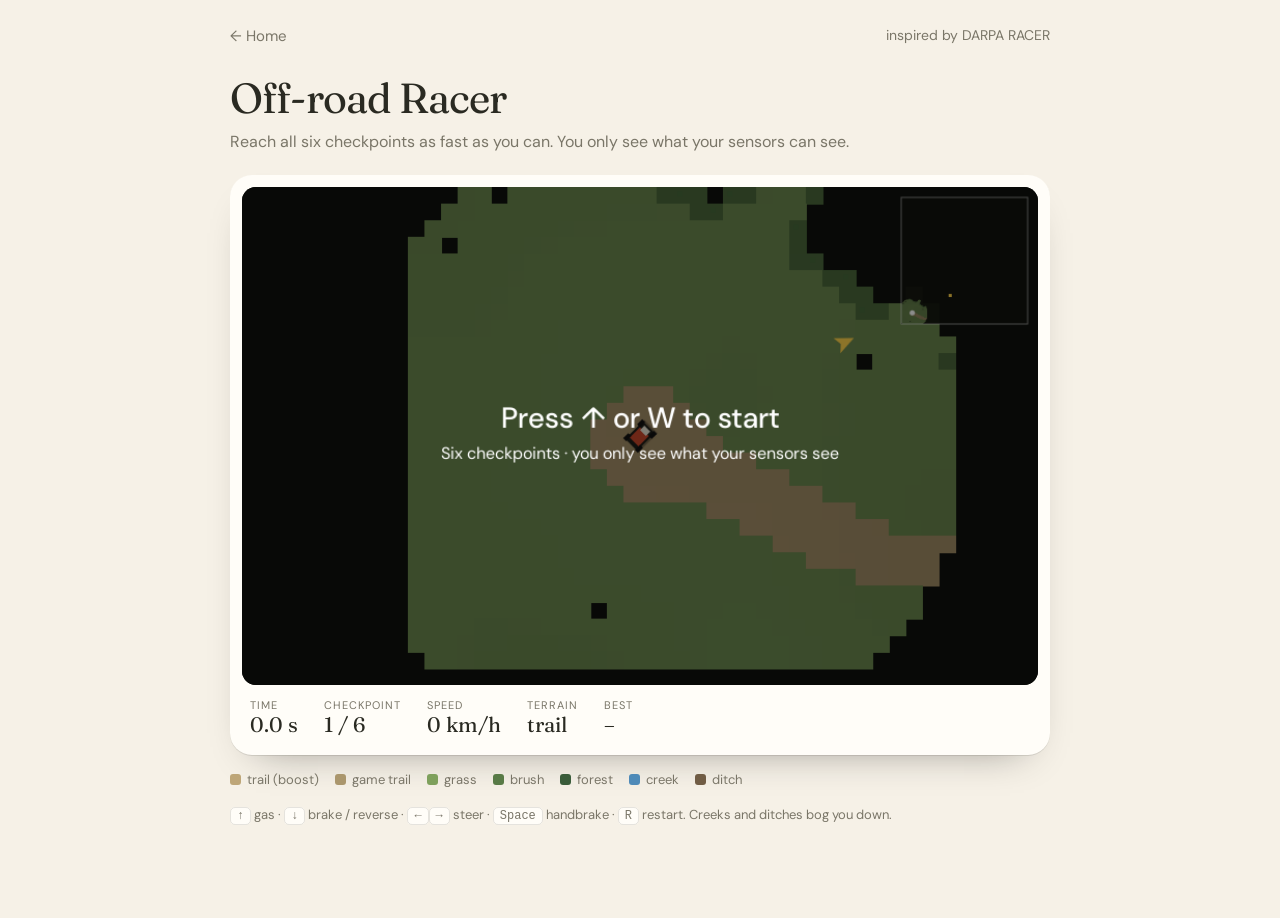
<file: play/racer.html>
<!doctype html>
<html lang="en">
<head>
<meta charset="utf-8">
<meta name="viewport" content="width=device-width,initial-scale=1">
<title>Off-road Racer</title>
<meta name="description" content="A small game: race through trails, forests, creeks and ditches with a sensor-limited view.">
<link rel="canonical" href="https://daviddfan.com/play/racer.html">
<link href="https://fonts.googleapis.com/css2?family=DM+Sans:opsz,wght@9..40,400;9..40,500&family=Fraunces:opsz,wght@9..144,400&display=swap" rel="stylesheet">
<link rel="stylesheet" href="style.css">
</head>
<body>
<div class="wrap">
<div class="top"><a href="../index.html">← Home</a><span class="stat">inspired by DARPA RACER</span></div>
<h1>Off-road Racer</h1>
<p class="lead">Reach all six checkpoints as fast as you can. You only see what your sensors can see.</p>
<div class="stage">
<canvas id="c" width="768" height="480"></canvas>
<div class="chips">
  <div class="chip"><span>Time</span><b id="s-time">0.0 s</b></div>
  <div class="chip"><span>Checkpoint</span><b id="s-cp">1 / 6</b></div>
  <div class="chip"><span>Speed</span><b id="s-sp">0 km/h</b></div>
  <div class="chip"><span>Terrain</span><b id="s-ter">trail</b></div>
  <div class="chip"><span>Best</span><b id="s-best">–</b></div>
</div>
</div>
<div class="legend" style="margin-top:14px"><span><i style="background:#bea678"></i>trail (boost)</span><span><i style="background:#aa966c"></i>game trail</span><span><i style="background:#7ea05c"></i>grass</span><span><i style="background:#587a46"></i>brush</span><span><i style="background:#3a5c3a"></i>forest</span><span><i style="background:#4e8ab8"></i>creek</span><span><i style="background:#705c44"></i>ditch</span></div>
<p class="keys"><kbd>↑</kbd> gas · <kbd>↓</kbd> brake / reverse · <kbd>←</kbd><kbd>→</kbd> steer · <kbd>Space</kbd> handbrake · <kbd>R</kbd> restart. Creeks and ditches bog you down.</p>
</div>
<script>
const M=160,CP=16,VW=48,VH=30,cv=document.getElementById('c'),x=cv.getContext('2d'),W=cv.width,H=cv.height,HS=30,RMAX=19,NCP=6,$=i=>document.getElementById(i);
const K=(i,j)=>j*M+i,inb=(i,j)=>i>=0&&j>=0&&i<M&&j<M;
const NAMES=['grass','trail','brush','forest','creek','ditch','game trail'],CAP=[10,18,6.2,3.2,1.6,2.2,11],DRAG=[.6,.3,1.5,3,7,5,.5],VEG=[0,0,1.2,5,0,0,0];
const COL=[[126,160,92],[190,166,120],[88,122,70],[58,92,58],[78,138,184],[112,92,68],[170,150,108]];
let elev,type,explored,visStamp,frame=0,veh,state,time,nextCp,keys={},best=0,msg='',msgT=0,stuckT=0;
const START=[14,146],CPS=[[62,124],[112,104],[132,52],[84,40],[36,60],[26,18]];
try{best=+localStorage.getItem('racerBest2')||0}catch(e){}
function rng(s){return()=>{s|=0;s=s+0x6D2B79F5|0;let t=Math.imul(s^s>>>15,1|s);t=t+Math.imul(t^t>>>7,61|t)^t;return((t^t>>>14)>>>0)/4294967296}}
function field(s){const r=rng(s),G=40,g=Array.from({length:G*G},()=>r()),sm=t=>t*t*(3-2*t);
  const v=(px,py)=>{const i=Math.floor(px),j=Math.floor(py),u=sm(px-i),w=sm(py-j),a=g[(i%G)*G+j%G],b=g[((i+1)%G)*G+j%G],c=g[(i%G)*G+(j+1)%G],d=g[((i+1)%G)*G+(j+1)%G];return a*(1-u)*(1-w)+b*u*(1-w)+c*(1-u)*w+d*u*w};
  return(px,py)=>(v(px,py)*.62+v(px*2.1+7,py*2.1+3)*.28+v(px*4.3+1,py*4.3+9)*.10)}
function stamp(cx,cy,rad,t,only){const q=Math.ceil(rad)+1;for(let j=-q;j<=q;j++)for(let i=-q;i<=q;i++){const ii=Math.round(cx)+i,jj=Math.round(cy)+j;
  if(inb(ii,jj)&&Math.hypot(i,j)<=rad+.35&&(!only||only.includes(type[K(ii,jj)])))type[K(ii,jj)]=t}}
function poly(pts,rad,t,only){for(let s=0;s<pts.length-1;s++){const[x0,y0]=pts[s],[x1,y1]=pts[s+1],n=Math.ceil(Math.hypot(x1-x0,y1-y0)*2);for(let q=0;q<=n;q++)stamp(x0+(x1-x0)*q/n,y0+(y1-y0)*q/n,rad,t,only)}}
function meander(x0,y0,x1,y1,amp,freq,ph){const pts=[],len=Math.hypot(x1-x0,y1-y0),nx=-(y1-y0)/len,ny=(x1-x0)/len;
  for(let d=0;d<=len;d+=3){const o=amp*Math.sin(d*freq+ph)+amp*.4*Math.sin(d*freq*2.3+ph*1.7);pts.push([x0+(x1-x0)*d/len+nx*o,y0+(y1-y0)*d/len+ny*o])}pts.push([x1,y1]);return pts}
// a trail that is wide in places, narrows to a game trail, and sometimes vanishes into the brush
function nearType(cx,cy,types,rad){for(let j=-rad;j<=rad;j++)for(let i=-rad;i<=rad;i++){const ii=Math.round(cx)+i,jj=Math.round(cy)+j;if(inb(ii,jj)&&types.includes(type[K(ii,jj)]))return true}return false}
function ribbon(pts,ph){let s=0;const total=pts.reduce((a,p,i)=>i?a+Math.hypot(p[0]-pts[i-1][0],p[1]-pts[i-1][1]):0,0);
  for(let g=0;g<pts.length-1;g++){const[x0,y0]=pts[g],[x1,y1]=pts[g+1],L=Math.hypot(x1-x0,y1-y0),n=Math.ceil(L*2);
    for(let q=0;q<=n;q++){const px=x0+(x1-x0)*q/n,py=y0+(y1-y0)*q/n,d=s+L*q/n;
      const m=.5+.27*Math.sin(d*.12+ph)+.2*Math.sin(d*.047+ph*1.9)+.12*Math.sin(d*.31+ph*.6);
      if(Math.min(d,total-d)<7||m>.52||nearType(px,py,[4,5],3))stamp(px,py,1.5,1);       // road (and always bridges/crossings)
      else if(m>.34)stamp(px,py,.55,6);                                                      // narrow game trail
      else stamp(px,py,1.3,2,[0,1,6])}                                                       // swallowed by brush
    s+=L}}
function gen(){
  const E=field(2025),V=field(77),r=rng(31);
  elev=new Float32Array(M*M);type=new Uint8Array(M*M);explored=new Uint8Array(M*M);visStamp=new Uint32Array(M*M);
  const hills=[[88,114,11,.75],[140,66,11,.55],[58,52,9,.8],[40,100,10,.5],[120,138,12,.6],[20,50,9,.5],[100,20,8,.4]];
  for(let j=0;j<M;j++)for(let i=0;i<M;i++){let e=.14+.14*E(i*.05,j*.05);for(const[cx,cy,sg,h]of hills)e+=h*Math.exp(-((i-cx)**2+(j-cy)**2)/(2*sg*sg));elev[K(i,j)]=Math.min(1,e);
    if(V(i*.11,j*.11)>.66)type[K(i,j)]=2}
  // patchy forests with ragged edges and a brush fringe
  const forest=(cx,cy,rad)=>{const p1=r()*6,p2=r()*6;for(let j=Math.floor(cy-rad*1.6);j<=cy+rad*1.6;j++)for(let i=Math.floor(cx-rad*1.6);i<=cx+rad*1.6;i++){if(!inb(i,j))continue;
    const d=Math.hypot(i-cx,j-cy),a=Math.atan2(j-cy,i-cx),edge=rad*(.8+.22*Math.sin(3*a+p1)+.14*Math.sin(5*a+p2));
    if(d<edge){type[K(i,j)]=r()<.82?3:2}else if(d<edge*1.35&&r()<.55&&type[K(i,j)]==0)type[K(i,j)]=2}};
  [[36,134,9],[74,66,7],[108,44,13],[132,116,11],[22,92,9],[66,18,8],[150,30,9],[90,140,10],[142,92,8],[50,36,7],[118,70,6]].forEach(f=>forest(...f));
  // creeks and ditches: long, thin, linear features
  poly(meander(98,160,104,48,5,.09,1.2),1.1,4);poly(meander(0,41,88,38,3,.1,.4),1.1,4);poly(meander(150,150,159,100,3,.12,2),1.0,4);
  poly([[47,96],[46,159]],.85,5);poly([[92,76],[159,77]],.85,5);poly([[71,24],[72,72]],.85,5);poly([[8,84],[44,84]],.85,5);poly([[126,0],[124,40]],.85,5);
  // the trail network: fast but indirect (it also overrides water and ditches, forming bridges and crossings)
  const trails=[[[14,146],[26,152],[40,156],[52,152],[62,142],[64,132],[62,124]],
    [[62,124],[60,108],[66,92],[82,84],[98,88],[106,98],[112,104]],
    [[112,104],[118,94],[122,84],[124,70],[128,60],[132,52]],
    [[132,52],[128,36],[116,26],[100,22],[90,28],[84,40]],
    [[84,40],[76,52],[66,68],[52,72],[40,66],[36,60]],
    [[36,60],[34,44],[40,34],[34,24],[26,18]]];
  trails.forEach((t,n)=>ribbon(t,n*1.7+.6));
  stamp(START[0],START[1],3,1);CPS.forEach(c=>stamp(c[0],c[1],2.6,1));
  reset()}
function reset(){stuckT=0;veh={x:START[0],y:START[1],th:-Math.PI/4,v:0,lastType:1};nextCp=0;time=0;state='ready';msg='';explored.fill(0);see();}
const elevAt=(px,py)=>elev[K(Math.max(0,Math.min(M-1,Math.round(px))),Math.max(0,Math.min(M-1,Math.round(py))))];
const typeAt=(px,py)=>type[K(Math.max(0,Math.min(M-1,Math.round(px))),Math.max(0,Math.min(M-1,Math.round(py))))];
function see(){ // viewshed: terrain and vegetation occlude the sensor
  frame++;const ex=veh.x,ey=veh.y,eye=elevAt(ex,ey)*HS+2.2,NR=300;
  for(let n=0;n<NR;n++){const a=n/NR*6.2832,ca=Math.cos(a),sa=Math.sin(a);let ms=-1e9,lastK=-1;
    for(let rr=1;rr<=RMAX;rr+=.7){const i=Math.round(ex+ca*rr),j=Math.round(ey+sa*rr);if(!inb(i,j))break;const k=K(i,j);if(k==lastK)continue;lastK=k;
      const hg=elev[k]*HS,sg=(hg-eye)/rr;if(sg>=ms-1e-4){visStamp[k]=frame;explored[k]=1}
      const so=(hg+VEG[type[k]]-eye)/rr;if(so>ms)ms=so}}
  for(let j=-2;j<=2;j++)for(let i=-2;i<=2;i++){const ii=Math.round(ex)+i,jj=Math.round(ey)+j;if(inb(ii,jj)){visStamp[K(ii,jj)]=frame;explored[K(ii,jj)]=1}}}
function step(dt){
  if(state!='play'&&state!='ready')return;
  const up=keys.ArrowUp||keys.w,dn=keys.ArrowDown||keys.s,L=keys.ArrowLeft||keys.a,Rr=keys.ArrowRight||keys.d;
  if(state=='ready'&&(up||dn))state='play';if(state!='play')return;time+=dt;
  const t=typeAt(veh.x,veh.y);let cap=CAP[t];
  const grade=(elevAt(veh.x+Math.cos(veh.th),veh.y+Math.sin(veh.th))-elevAt(veh.x,veh.y))*HS;cap*=Math.max(.4,Math.min(1.35,1-.5*grade));
  const wet=t==4||t==5,wasWet=veh.lastType==4||veh.lastType==5;
  if(wet&&!wasWet){if(veh.v>8){veh.v*=.3;stuckT=2.2;msg='Stuck in '+(t==4?'the creek':'a ditch')+'! Back out (↓) or wait to dig free';msgT=2}else if(veh.v>4){veh.v*=.5;msg=t==4?'Slow going through the creek':'Ditch: ease off before crossing';msgT=1.4}}
  veh.lastType=t;
  if(wet&&stuckT>0)stuckT-=dt*(veh.v<-.5?3:1);if(!wet)stuckT=0;
  const stuck=wet&&stuckT>0;
  let acc=0;if(up)acc+=9*(wet?(stuck?.12:.9):(t==1||t==6?1.35:1));if(dn)acc-=(veh.v>0.5?14:6);if(keys[' '])acc-=veh.v>0?18:-18;
  veh.v+=(acc-DRAG[t]*veh.v)*dt;if(veh.v>cap)veh.v-=(veh.v-cap)*4*dt;if(veh.v<-3.5)veh.v=-3.5;
  const turn=2.7*Math.min(1,Math.abs(veh.v)/3)/(1+Math.abs(veh.v)*.11)*Math.sign(veh.v||0);veh.th+=((Rr?1:0)-(L?1:0))*turn*dt;
  veh.x=Math.max(1,Math.min(M-2,veh.x+Math.cos(veh.th)*veh.v*dt));veh.y=Math.max(1,Math.min(M-2,veh.y+Math.sin(veh.th)*veh.v*dt));
  if(msgT>0)msgT-=dt;
  const c=CPS[nextCp];if(Math.hypot(c[0]-veh.x,c[1]-veh.y)<2.8){nextCp++;msg='Checkpoint '+nextCp+' of '+NCP;msgT=1.4;
    if(nextCp>=NCP){state='done';if(!best||time<best){best=time;try{localStorage.setItem('racerBest2',best)}catch(e){}}}}
  see()}
const mm=document.createElement('canvas');mm.width=M;mm.height=M;const mx=mm.getContext('2d'),mid=mx.createImageData(M,M);let mmT=0;
function drawMini(){for(let k=0;k<M*M;k++){const o=k*4;if(explored[k]){const c=COL[type[k]],sh=.7+.4*elev[k];mid.data[o]=c[0]*sh;mid.data[o+1]=c[1]*sh;mid.data[o+2]=c[2]*sh}else{mid.data[o]=18;mid.data[o+1]=19;mid.data[o+2]=14}mid.data[o+3]=255}mx.putImageData(mid,0,0)}
function draw(){
  x.fillStyle='#0f100c';x.fillRect(0,0,W,H);
  const camX=veh.x*CP-W/2,camY=veh.y*CP-H/2,i0=Math.floor(camX/CP),j0=Math.floor(camY/CP);
  for(let j=j0;j<=j0+VH+1;j++)for(let i=i0;i<=i0+VW+1;i++){if(!inb(i,j))continue;const k=K(i,j);if(!explored[k])continue;
    const c=COL[type[k]],sh=.74+.5*elev[k],v=visStamp[k]==frame,f=v?1:.42,px=Math.floor(i*CP-camX),py=Math.floor(j*CP-camY);
    x.fillStyle=`rgb(${c[0]*sh*f|0},${c[1]*sh*f|0},${c[2]*sh*f|0})`;x.fillRect(px,py,CP+1,CP+1);
    if(type[k]==3){x.fillStyle=v?'#27432a':'#1b2c1e';x.beginPath();x.arc(px+CP/2,py+CP/2,CP*.46,0,7);x.fill()}
    else if(type[k]==2&&((i*7+j*13)%3==0)){x.fillStyle=v?'#476a3a':'#2c3e27';x.fillRect(px+4,py+4,5,5)}}
  CPS.forEach((c,n)=>{if(n<nextCp)return;const px=c[0]*CP-camX,py=c[1]*CP-camY;if(!explored[K(c[0],c[1])]&&n!=nextCp)return;if(px<-30||py<-30||px>W+30||py>H+30)return;
    x.strokeStyle=n==nextCp?'#ffd24a':'#fff';x.lineWidth=n==nextCp?3:1.5;x.beginPath();x.arc(px,py,CP*1.3+(n==nextCp?Math.sin(performance.now()/200)*2:0),0,7);x.stroke();x.fillStyle=x.strokeStyle;x.font='500 12px DM Sans,sans-serif';x.textAlign='center';x.fillText(n+1,px,py+4)});
  x.save();x.translate(W/2,H/2);x.rotate(veh.th);x.fillStyle='rgba(0,0,0,.28)';x.fillRect(-12,-8,26,18);x.fillStyle='#1c1d18';x.fillRect(-12,-8,24,16);x.fillStyle='#c8462a';x.fillRect(-8,-6,14,12);x.fillStyle='#e8e4d4';x.fillRect(4,-4,6,8);
  x.fillStyle='#111';x.fillRect(-13,-10,7,4);x.fillRect(-13,6,7,4);x.fillRect(6,-10,7,4);x.fillRect(6,6,7,4);x.restore();
  if(state!='done'){const c=CPS[nextCp],a=Math.atan2(c[1]-veh.y,c[0]-veh.x),d=Math.hypot(c[0]-veh.x,c[1]-veh.y);
    if(d>8){const ax=W/2+Math.cos(a)*(H/2-24),ay=H/2+Math.sin(a)*(H/2-24);x.save();x.translate(ax,ay);x.rotate(a);x.fillStyle='#ffd24a';x.beginPath();x.moveTo(11,0);x.lineTo(-7,-8);x.lineTo(-3,0);x.lineTo(-7,8);x.closePath();x.fill();x.restore()}}
  mmT++;if(mmT%6==0)drawMini();x.globalAlpha=.95;x.drawImage(mm,W-132,10,122,122);x.globalAlpha=1;x.strokeStyle='rgba(255,255,255,.5)';x.strokeRect(W-132,10,122,122);
  x.fillStyle='#fff';x.beginPath();x.arc(W-132+veh.x/M*122,10+veh.y/M*122,2.5,0,7);x.fill();
  CPS.forEach((c,n)=>{if(n>=nextCp&&(explored[K(c[0],c[1])]||n==nextCp)){x.fillStyle='#ffd24a';x.fillRect(W-132+c[0]/M*122-1.5,10+c[1]/M*122-1.5,3,3)}});
  if(msgT>0){x.fillStyle='rgba(0,0,0,.5)';x.fillRect(W/2-150,16,300,30);x.fillStyle='#fff';x.textAlign='center';x.font='500 15px DM Sans,sans-serif';x.fillText(msg,W/2,36)}
  if(state=='ready'||state=='done'){x.fillStyle='rgba(0,0,0,.45)';x.fillRect(0,0,W,H);x.fillStyle='#fff';x.textAlign='center';x.font='500 28px DM Sans,sans-serif';
    x.fillText(state=='ready'?'Press ↑ or W to start':'Finished in '+time.toFixed(1)+' s',W/2,H/2-8);x.font='16px DM Sans,sans-serif';
    x.fillText(state=='ready'?'Six checkpoints · you only see what your sensors see':(best?'Best '+best.toFixed(1)+' s · ':'')+'Press R to try again',W/2,H/2+22)}}
function hud(){$('s-time').textContent=time.toFixed(1)+' s';$('s-cp').textContent=Math.min(nextCp+1,NCP)+' / '+NCP;$('s-sp').textContent=Math.max(0,Math.round(veh.v*6))+' km/h';$('s-ter').textContent=NAMES[typeAt(veh.x,veh.y)];$('s-best').textContent=best?best.toFixed(1)+' s':'–'}
let last=performance.now();function loop(now){const dt=Math.min(.04,(now-last)/1000);last=now;step(dt);draw();hud();requestAnimationFrame(loop)}
addEventListener('keydown',e=>{const k=e.key.length==1?e.key.toLowerCase():e.key;keys[k]=1;if(['ArrowUp','ArrowDown','ArrowLeft','ArrowRight',' '].includes(e.key))e.preventDefault();if(k=='r')reset()});
addEventListener('keyup',e=>{const k=e.key.length==1?e.key.toLowerCase():e.key;keys[k]=0});
gen();requestAnimationFrame(loop);
</script>
</body>
</html>
</file>
<file: play/style.css>
:root{--bg:#f6f1e7;--text:#2a2a22;--mute:#7a7668;--accent:#3d5a40;--card:#fffdf8;--line:rgba(42,42,34,.12)}
@media(prefers-color-scheme:dark){:root{--bg:#1a1b16;--text:#ebe8dc;--mute:#a09c8c;--accent:#a3c9a6;--card:#22241d;--line:rgba(235,232,220,.14)}}
*{box-sizing:border-box}
body{margin:0;background:var(--bg);color:var(--text);font:16px/1.65 "DM Sans",system-ui,sans-serif;-webkit-font-smoothing:antialiased}
.wrap{max-width:860px;margin:0 auto;padding:0 20px 80px}
.top{display:flex;justify-content:space-between;padding:24px 0 8px;font-size:15px}
a{color:var(--accent);text-underline-offset:3px}
.top a{color:var(--mute);text-decoration:none}.top a:hover{color:var(--text)}
h1{font:400 clamp(30px,5vw,42px)/1.1 Fraunces,Georgia,serif;letter-spacing:-.02em;margin:18px 0 8px}
.lead{color:var(--mute);max-width:640px;margin:0 0 20px}
canvas{display:block;width:100%;height:auto;border-radius:14px;background:var(--card);touch-action:none}
.bar{display:flex;gap:8px;flex-wrap:wrap;margin:14px 0}
button,.btn{font:inherit;font-size:14px;padding:7px 15px;border-radius:99px;border:1px solid var(--line);background:var(--card);color:var(--text);cursor:pointer;text-decoration:none}
button:hover,.btn:hover{border-color:var(--accent)}
button.on{background:var(--accent);color:var(--bg);border-color:var(--accent)}
.stat{font-size:14px;color:var(--mute)}.stat b{color:var(--text);font-weight:500}
.panel{background:var(--card);border-radius:14px;padding:16px 18px;margin-top:14px;font-size:15px}
.legend{display:flex;flex-wrap:wrap;gap:6px 16px;font-size:13px;color:var(--mute);margin-top:10px}
.legend i{display:inline-block;width:11px;height:11px;border-radius:3px;margin-right:6px;vertical-align:-1px}
.keys{font-size:13px;color:var(--mute)}kbd{font:12px ui-monospace,Menlo,monospace;background:var(--card);border:1px solid var(--line);border-radius:5px;padding:1px 6px}
.row{display:grid;grid-template-columns:110px 1fr 70px;gap:10px;align-items:center;margin:6px 0;font-size:14px}
.barbg{height:10px;border-radius:5px;background:var(--line);overflow:hidden}.barfg{height:100%;border-radius:5px}
/* game stage layout */
.kicker{font:500 12px "DM Sans",sans-serif;letter-spacing:.12em;text-transform:uppercase;color:var(--accent);margin:18px 0 0}

.stage{background:var(--card);border-radius:22px;padding:12px;box-shadow:0 1px 0 var(--line),0 18px 40px -26px rgba(0,0,0,.45)}
.stage canvas{border-radius:14px;background:#0f100c}
.chips{display:flex;flex-wrap:wrap;gap:8px 26px;padding:14px 8px 6px}
.chip{display:flex;flex-direction:column;line-height:1.15}
.chip span{font-size:11px;letter-spacing:.09em;text-transform:uppercase;color:var(--mute)}
.chip b{font:400 21px Fraunces,Georgia,serif;font-weight:400}
.cols{display:grid;grid-template-columns:1.1fr .9fr;gap:14px;margin-top:14px}
@media(max-width:720px){.cols{grid-template-columns:1fr}}
.card2{background:var(--card);border-radius:18px;padding:18px 20px}
.card2 h3{font:400 19px Fraunces,Georgia,serif;margin:0 0 10px}
.card2 .legend{margin:0 0 12px}
.card2 p{margin:0 0 8px;font-size:14px;color:var(--mute)}
.lb{width:100%;border-collapse:collapse;font-size:14px}
.lb td{padding:6px 0;border-bottom:1px solid var(--line)}.lb tr:last-child td{border:0}
.lb td:first-child{color:var(--mute);width:26px}.lb td:last-child{text-align:right;font-variant-numeric:tabular-nums}
.lbnote{font-size:12px;color:var(--mute);margin-top:8px}
.lbform{display:flex;gap:8px;margin:0 0 12px}
.lbform input{flex:1;min-width:0;font:inherit;font-size:14px;padding:7px 14px;border-radius:99px;border:1px solid var(--line);background:var(--bg);color:var(--text)}
.robots{display:grid;grid-template-columns:repeat(auto-fit,minmax(150px,1fr));gap:8px;margin:12px 6px 4px}
.rb{border:1px solid var(--line);background:transparent;border-radius:12px;padding:8px 10px;text-align:left;line-height:1.3}
.rb.sel{border-color:var(--accent);background:color-mix(in srgb,var(--accent) 10%,transparent)}
.rb small{display:block;color:var(--mute);font-size:12px}
.rb .bat{height:5px;border-radius:3px;background:var(--line);margin-top:6px;overflow:hidden}.rb .bat i{display:block;height:100%;background:var(--accent)}
.rb.dead{opacity:.45}
</file>
